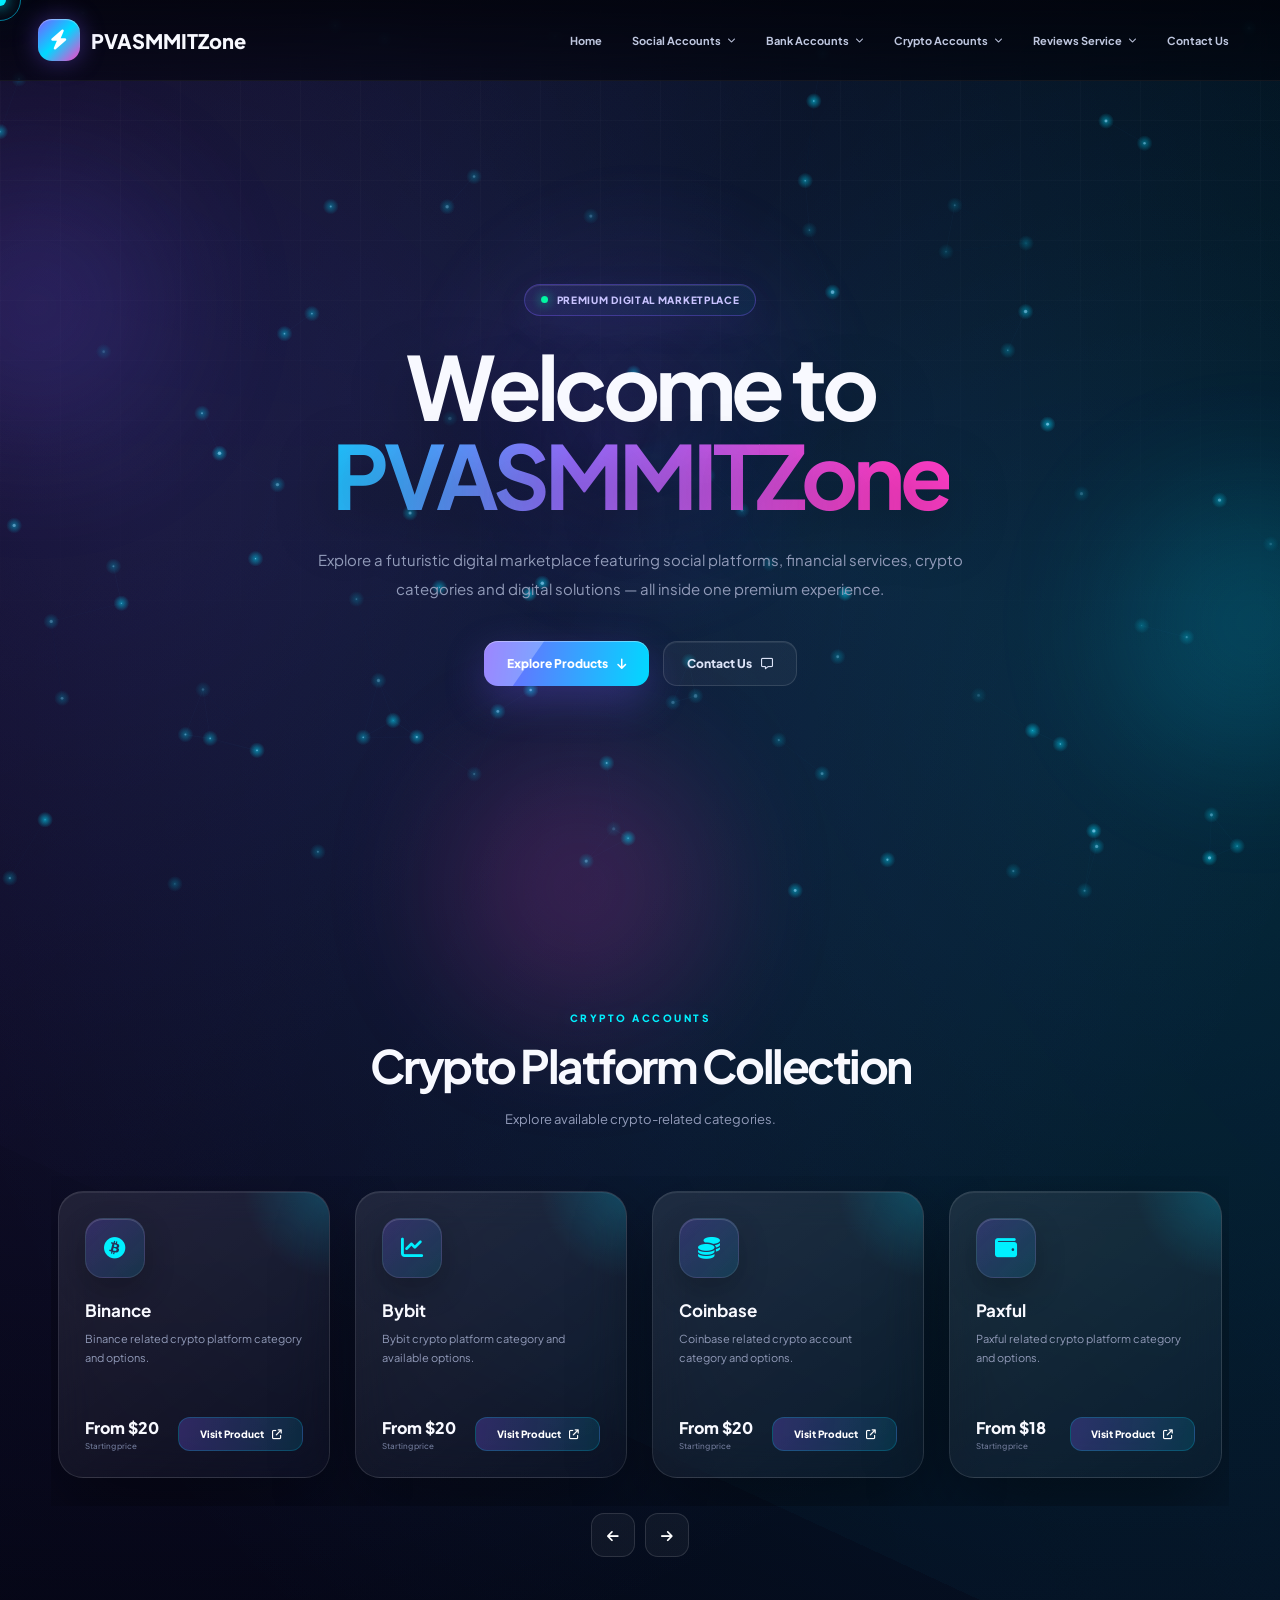
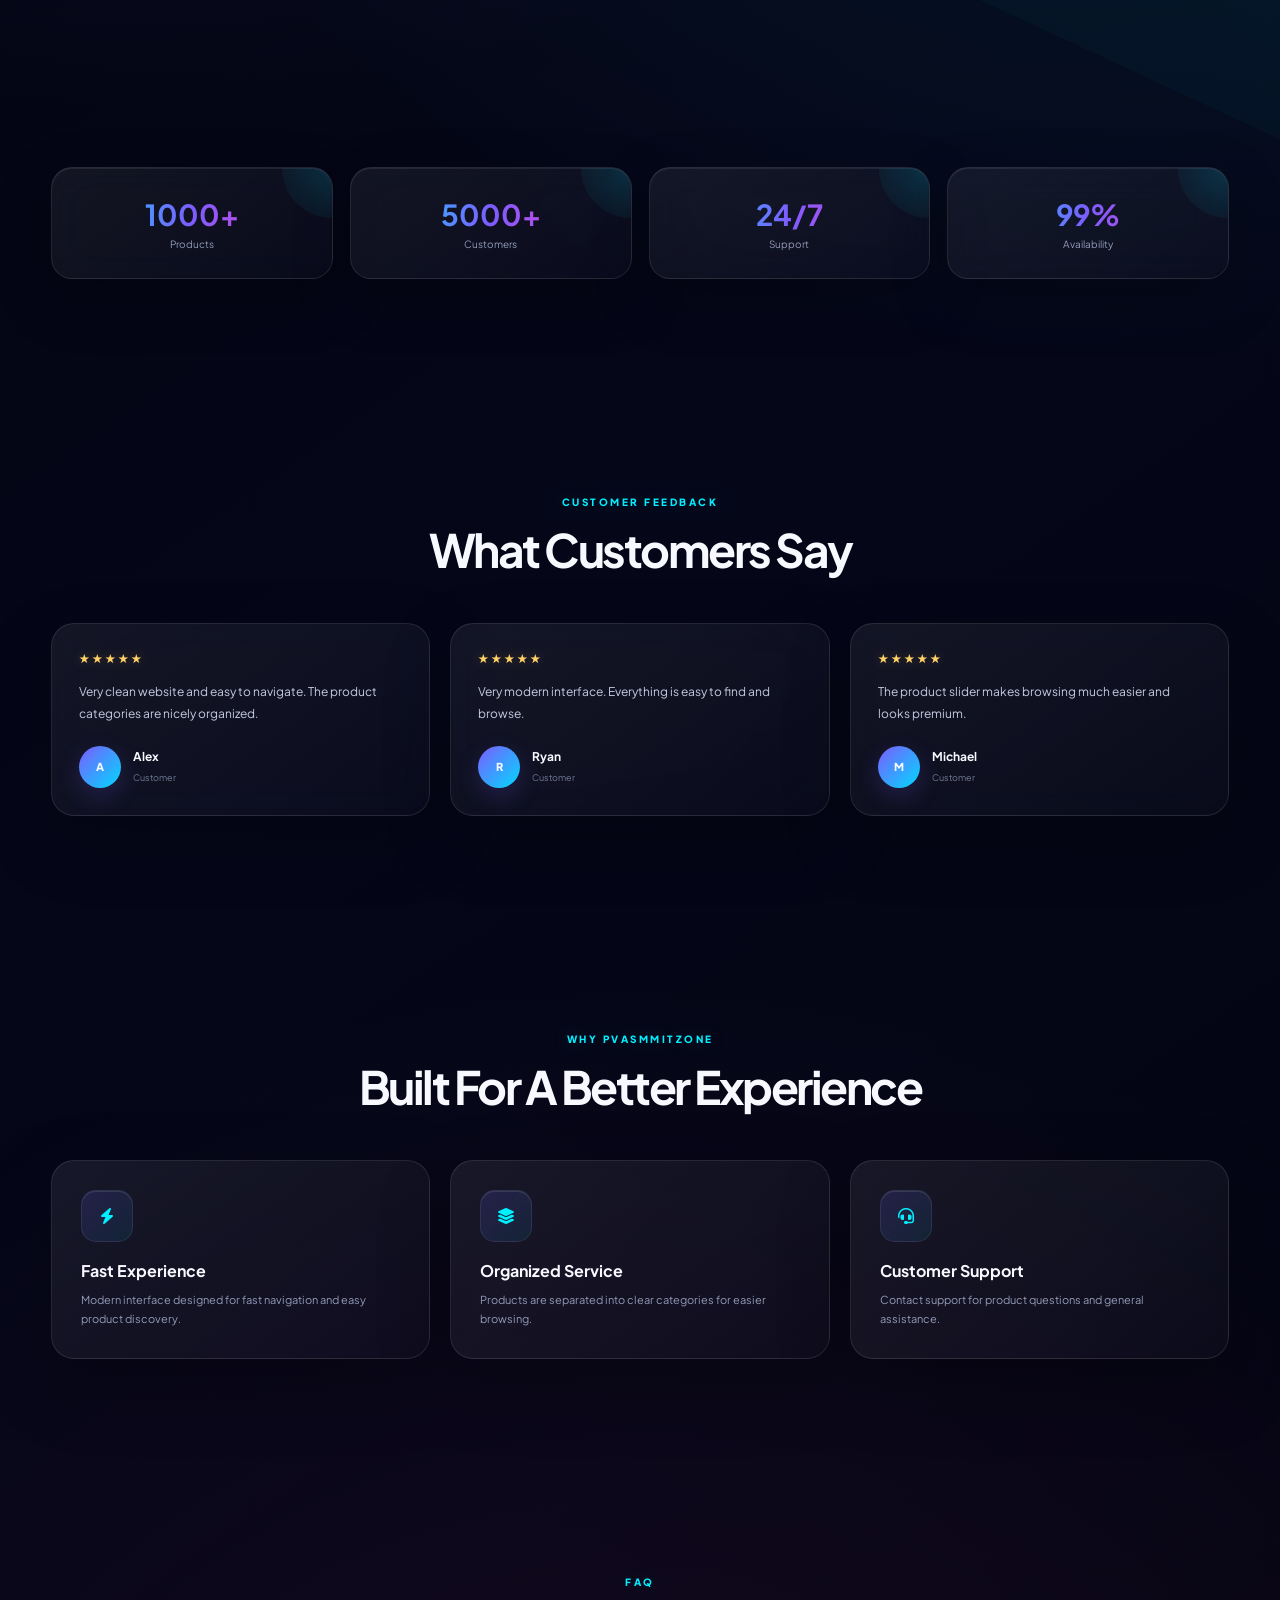
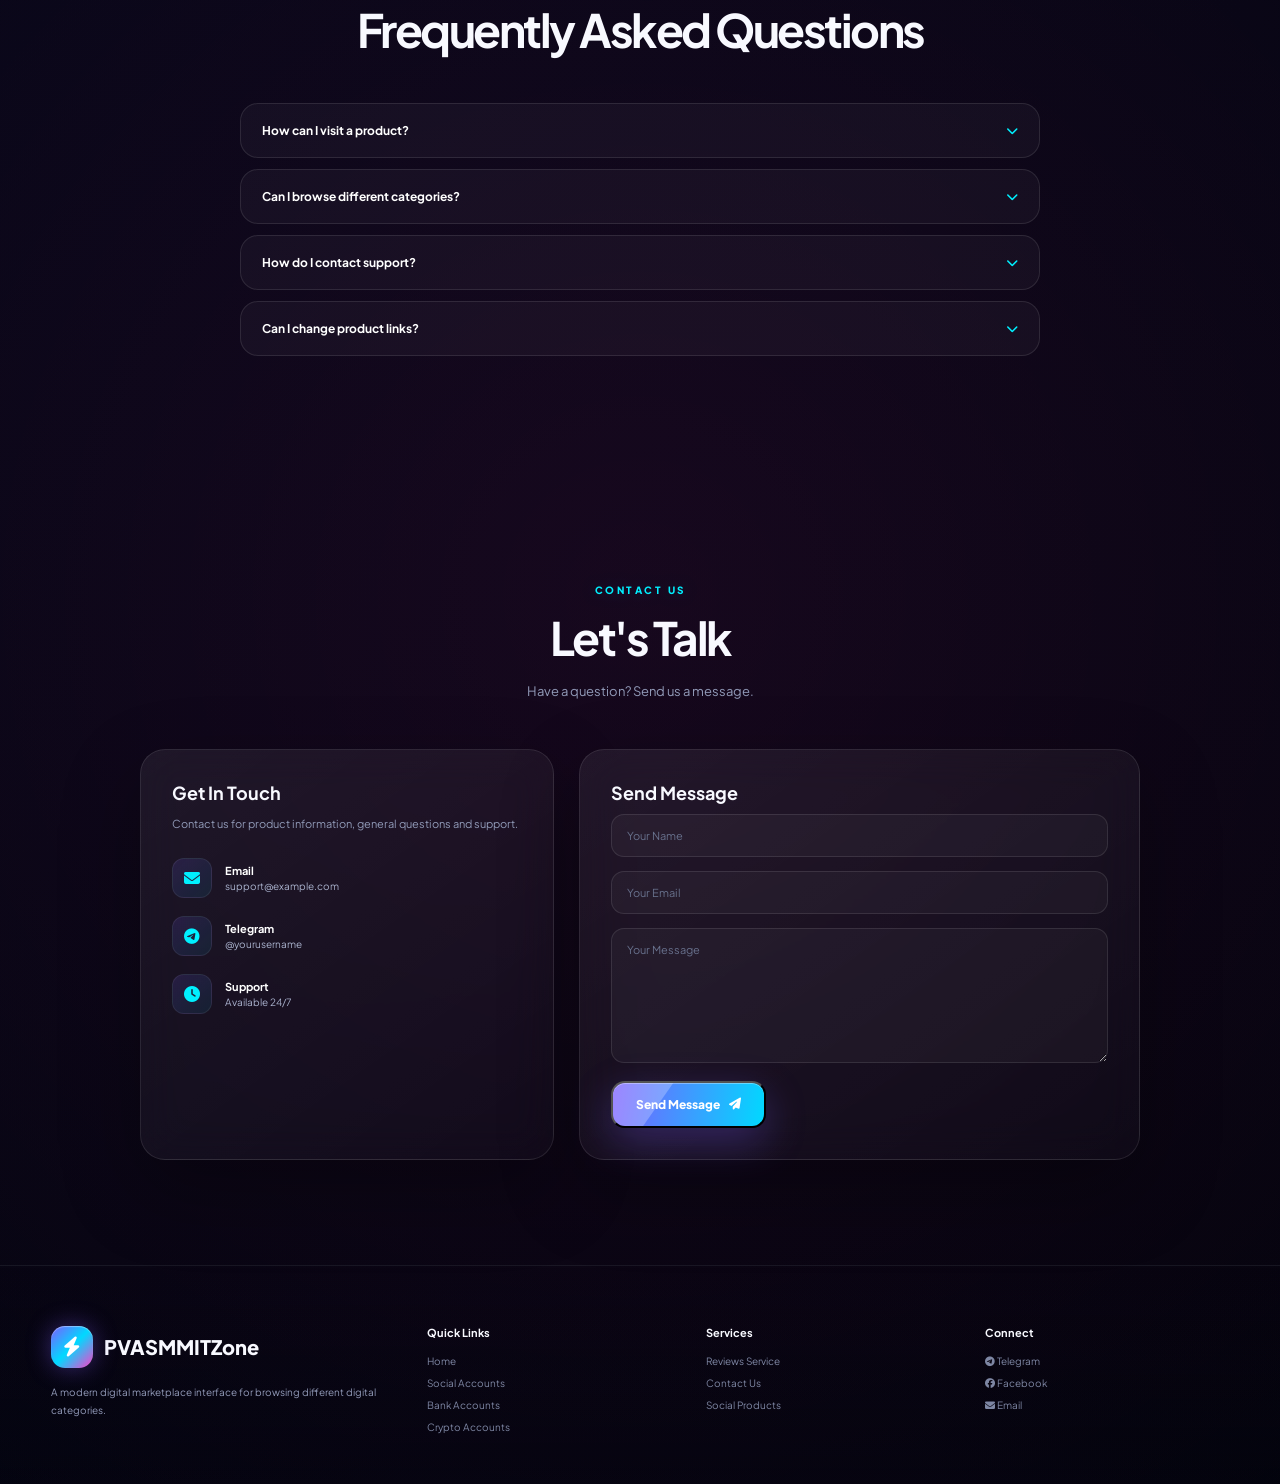
<file: index.html>
<!DOCTYPE html>
<html lang="en"><head><meta charset="UTF-8"><meta name="viewport" content="width=device-width, initial-scale=1.0"><meta http-equiv="refresh" content="0; url=home.html"><title>PVASMMITZone</title></head><body><p>Opening PVASMMITZone… <a href="home.html">Continue</a></p></body></html>
</file>
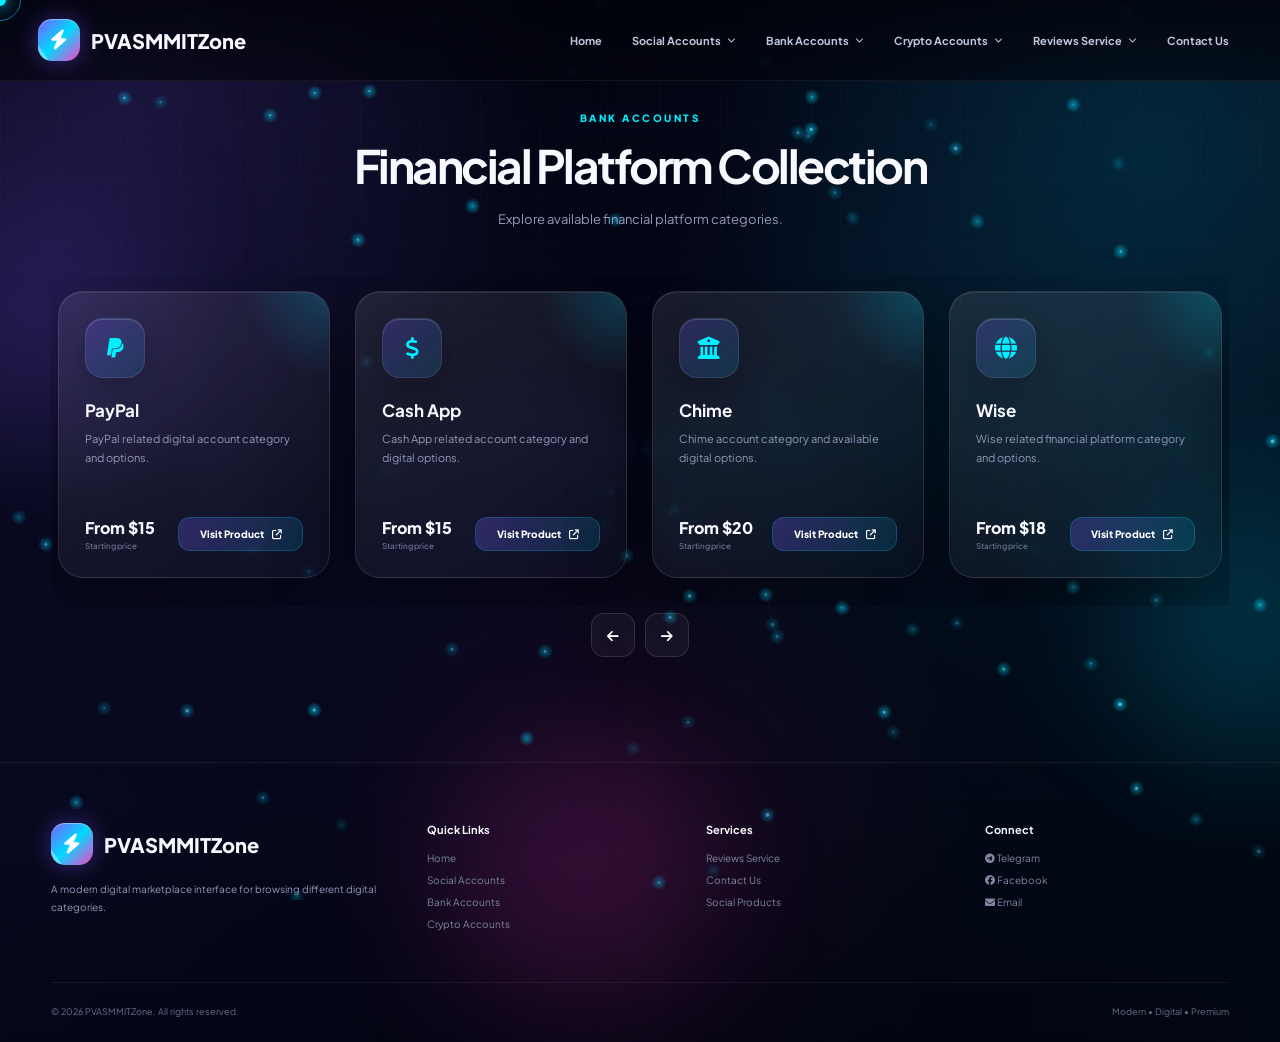
<file: bank_accounts.html>
<!DOCTYPE html>
<html lang="en">
<head>
<meta charset="UTF-8">
<meta name="viewport" content="width=device-width, initial-scale=1.0">
<title>PVASMMITZone | Bank Accounts</title>
<link rel="preconnect" href="https://fonts.googleapis.com">
<link rel="preconnect" href="https://fonts.gstatic.com" crossorigin>
<link href="https://fonts.googleapis.com/css2?family=Plus+Jakarta+Sans:wght@400;500;600;700;800&display=swap" rel="stylesheet">
<link rel="stylesheet" href="https://cdnjs.cloudflare.com/ajax/libs/font-awesome/6.5.2/css/all.min.css">
<link rel="stylesheet" href="style.css">
</head>
<body>
<div class="bg-orb orb-one"></div><div class="bg-orb orb-two"></div><div class="bg-orb orb-three"></div>
<canvas id="particles"></canvas>
<div class="cursor"></div><div class="cursor-ring"></div>
<header id="header">
<nav class="navbar">
<a class="logo" href="home.html">
<span class="logo-icon">
<i class="fa-solid fa-bolt"></i>
</span>

PVASMMITZone

</a>
<button class="menu-toggle" id="menuToggle" type="button">
<i class="fa-solid fa-bars"></i>
</button>
<ul class="nav-menu" id="navMenu">
<!-- HOME -->
<li class="nav-item">
<a class="nav-link" href="home.html">
    Home
</a>
</li>
<!-- SOCIAL -->
<li class="nav-item">
<a class="nav-link" href="social_accounts.html">

    Social Accounts

    <i class="fa-solid fa-chevron-down"></i>
</a>
<div class="dropdown">
<a href="social_accounts.html">
<i class="fa-solid fa-envelope"></i>
    Gmail
</a>
<a href="social_accounts.html">
<i class="fa-solid fa-graduation-cap"></i>
    Edu Mail
</a>
<a href="social_accounts.html">
<i class="fa-solid fa-phone"></i>
    Google Voice
</a>
<a href="social_accounts.html">
<i class="fa-brands fa-x-twitter"></i>
    Twitter
</a>
<a href="social_accounts.html">
<i class="fa-brands fa-linkedin"></i>
    LinkedIn
</a>
<a href="social_accounts.html">
<i class="fa-brands fa-telegram"></i>
    Telegram
</a>
<a href="social_accounts.html">
<i class="fa-brands fa-reddit"></i>
    Reddit
</a>
</div>
</li>
<!-- BANK -->
<li class="nav-item">
<a class="nav-link" href="bank_accounts.html">

    Bank Accounts

    <i class="fa-solid fa-chevron-down"></i>
</a>
<div class="dropdown">
<a href="buy_paypal_accounts.html">
<i class="fa-brands fa-paypal"></i>
    PayPal
</a>
<a href="bank_accounts.html">
<i class="fa-solid fa-dollar-sign"></i>
    Cash App
</a>
<a href="bank_accounts.html">
<i class="fa-solid fa-building-columns"></i>
    Chime
</a>
<a href="bank_accounts.html">
<i class="fa-solid fa-globe"></i>
    Wise
</a>
<a href="bank_accounts.html">
<i class="fa-solid fa-credit-card"></i>
    Stripe
</a>
<a href="bank_accounts.html">
<i class="fa-solid fa-wallet"></i>
    Skrill
</a>
</div>
</li>
<!-- CRYPTO -->
<li class="nav-item">
<a class="nav-link" href="home.html#crypto">

    Crypto Accounts

    <i class="fa-solid fa-chevron-down"></i>
</a>
<div class="dropdown">
<a href="home.html#crypto">
<i class="fa-brands fa-bitcoin"></i>
    Binance
</a>
<a href="home.html#crypto">
<i class="fa-solid fa-chart-line"></i>
    Bybit
</a>
<a href="home.html#crypto">
<i class="fa-solid fa-coins"></i>
    Coinbase
</a>
<a href="home.html#crypto">
<i class="fa-solid fa-wallet"></i>
    Paxful
</a>
</div>
</li>
<!-- REVIEWS -->
<li class="nav-item">
<a class="nav-link" href="buy_google_reviews.html">

    Reviews Service

    <i class="fa-solid fa-chevron-down"></i>
</a>
<div class="dropdown">
<a href="buy_google_reviews.html">
<i class="fa-solid fa-star"></i>
    Yelp
</a>
<a href="buy_google_reviews.html">
<i class="fa-solid fa-star"></i>
    TrustPilot
</a>
<a href="buy_google_reviews.html">
<i class="fa-brands fa-google"></i>
    Google Reviews
</a>
<a href="buy_google_reviews.html">
<i class="fa-solid fa-star"></i>
    Google 5 Star
</a>
<a href="buy_google_reviews.html">
<i class="fa-brands fa-linkedin"></i>
    Glassdoor
</a>
<a href="buy_google_reviews.html">
<i class="fa-solid fa-plane"></i>
    Tripadvisor
</a>
<a href="buy_google_reviews.html">
<i class="fa-brands fa-facebook"></i>
    Facebook
</a>
</div>
</li>
<!-- CONTACT -->
<li class="nav-item">
<a class="nav-link" href="home.html#contact">
    Contact Us
</a>
</li>
</ul>
</nav>
</header>
<main>
<section id="bank">
<div class="container">
<div class="section-head">
<span class="section-tag">
Bank Accounts
</span>
<h2>
Financial Platform Collection
</h2>
<p>
Explore available financial platform categories.
</p>
</div>
<div class="products-slider-container">
<button class="slider-side-btn side-prev" onclick="slideProducts(this,-1)" type="button">
<i class="fa-solid fa-chevron-left"></i>
</button>
<div class="products-track">
<div class="product-box">
<div class="product-icon">
<i class="fa-brands fa-paypal"></i>
</div>
<h3>PayPal</h3>
<p>
PayPal related digital account category and options.
</p>
<div class="product-bottom">
<div class="price">
From $15
<small>Starting price</small>
</div>
<a class="buy-btn" href="https://example.com/paypal" rel="noopener noreferrer" target="_blank">

Visit Product
<i class="fa-solid fa-arrow-up-right-from-square"></i>
</a>
</div>
</div>
<div class="product-box">
<div class="product-icon">
<i class="fa-solid fa-dollar-sign"></i>
</div>
<h3>Cash App</h3>
<p>
Cash App related account category and digital options.
</p>
<div class="product-bottom">
<div class="price">
From $15
<small>Starting price</small>
</div>
<a class="buy-btn" href="https://example.com/cash-app" rel="noopener noreferrer" target="_blank">

Visit Product
<i class="fa-solid fa-arrow-up-right-from-square"></i>
</a>
</div>
</div>
<div class="product-box">
<div class="product-icon">
<i class="fa-solid fa-building-columns"></i>
</div>
<h3>Chime</h3>
<p>
Chime account category and available digital options.
</p>
<div class="product-bottom">
<div class="price">
From $20
<small>Starting price</small>
</div>
<a class="buy-btn" href="https://example.com/chime" rel="noopener noreferrer" target="_blank">

Visit Product
<i class="fa-solid fa-arrow-up-right-from-square"></i>
</a>
</div>
</div>
<div class="product-box">
<div class="product-icon">
<i class="fa-solid fa-globe"></i>
</div>
<h3>Wise</h3>
<p>
Wise related financial platform category and options.
</p>
<div class="product-bottom">
<div class="price">
From $18
<small>Starting price</small>
</div>
<a class="buy-btn" href="https://example.com/wise" rel="noopener noreferrer" target="_blank">

Visit Product
<i class="fa-solid fa-arrow-up-right-from-square"></i>
</a>
</div>
</div>
<div class="product-box">
<div class="product-icon">
<i class="fa-solid fa-credit-card"></i>
</div>
<h3>Stripe</h3>
<p>
Stripe related platform category and available options.
</p>
<div class="product-bottom">
<div class="price">
From $25
<small>Starting price</small>
</div>
<a class="buy-btn" href="https://example.com/stripe" rel="noopener noreferrer" target="_blank">

Visit Product
<i class="fa-solid fa-arrow-up-right-from-square"></i>
</a>
</div>
</div>
<div class="product-box">
<div class="product-icon">
<i class="fa-solid fa-wallet"></i>
</div>
<h3>Skrill</h3>
<p>
Skrill account category and digital platform options.
</p>
<div class="product-bottom">
<div class="price">
From $15
<small>Starting price</small>
</div>
<a class="buy-btn" href="https://example.com/skrill" rel="noopener noreferrer" target="_blank">

Visit Product
<i class="fa-solid fa-arrow-up-right-from-square"></i>
</a>
</div>
</div>
</div>
<button class="slider-side-btn side-next" onclick="slideProducts(this,1)" type="button">
<i class="fa-solid fa-chevron-right"></i>
</button>
</div>
<div class="slider-controls">
<button class="slider-btn" onclick="slideProducts(this,-1)" type="button">
<i class="fa-solid fa-arrow-left"></i>
</button>
<button class="slider-btn" onclick="slideProducts(this,1)" type="button">
<i class="fa-solid fa-arrow-right"></i>
</button>
</div>
</div>
</section>
</main>
<footer>
<div class="container">
<div class="footer-grid">
<div class="footer-brand">
<a class="logo" href="home.html">
<span class="logo-icon">
<i class="fa-solid fa-bolt"></i>
</span>

PVASMMITZone

</a>
<p>
A modern digital marketplace interface
for browsing different digital categories.
</p>
</div>
<div class="footer-column">
<h4>
Quick Links
</h4>
<a href="home.html">
Home
</a>
<a href="social_accounts.html">
Social Accounts
</a>
<a href="bank_accounts.html">
Bank Accounts
</a>
<a href="home.html#crypto">
Crypto Accounts
</a>
</div>
<div class="footer-column">
<h4>
Services
</h4>
<a href="buy_google_reviews.html">
Reviews Service
</a>
<a href="home.html#contact">
Contact Us
</a>
<a href="social_accounts.html">
Social Products
</a>
</div>
<div class="footer-column">
<h4>
Connect
</h4>
<a href="https://example.com" rel="noopener noreferrer" target="_blank">
<i class="fa-brands fa-telegram"></i>
Telegram

</a>
<a href="https://example.com" rel="noopener noreferrer" target="_blank">
<i class="fa-brands fa-facebook"></i>
Facebook

</a>
<a href="mailto:support@example.com">
<i class="fa-solid fa-envelope"></i>
Email

</a>
</div>
</div>
<div class="footer-bottom">
<span>
© 2026 PVASMMITZone. All rights reserved.
</span>
<span>
Modern • Digital • Premium
</span>
</div>
</div>
</footer>
<button class="back-top" id="backTop" type="button"><i class="fa-solid fa-arrow-up"></i></button>
<script src="script.js"></script>

</body>
</html>
</file>
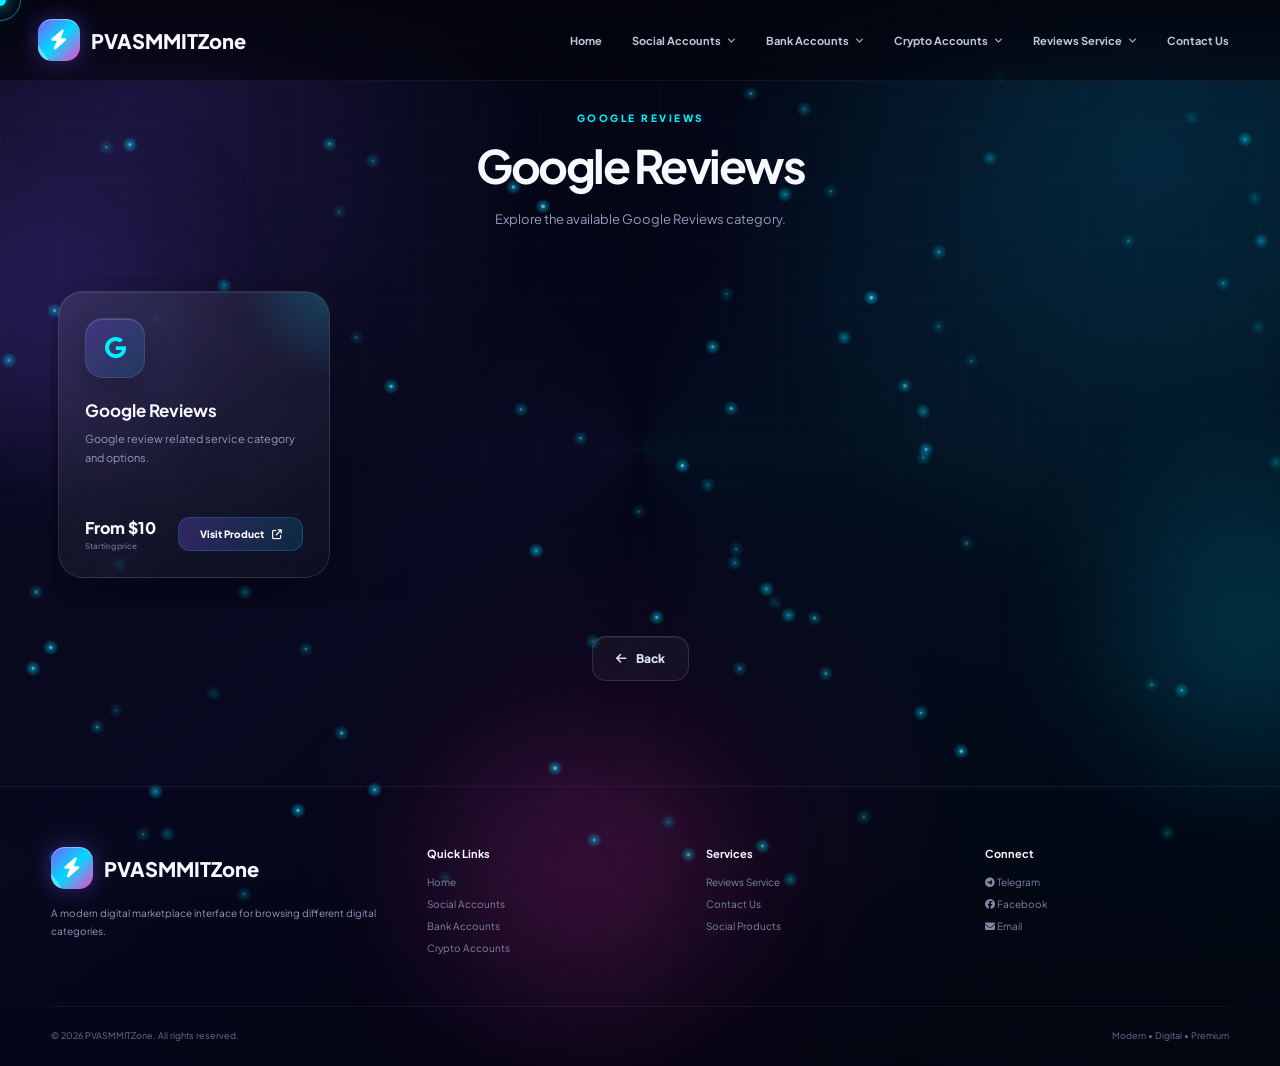
<file: buy_google_reviews.html>
<!DOCTYPE html>
<html lang="en">
<head>
<meta charset="UTF-8">
<meta name="viewport" content="width=device-width, initial-scale=1.0">
<title>PVASMMITZone | Google Reviews</title>
<link rel="preconnect" href="https://fonts.googleapis.com">
<link rel="preconnect" href="https://fonts.gstatic.com" crossorigin>
<link href="https://fonts.googleapis.com/css2?family=Plus+Jakarta+Sans:wght@400;500;600;700;800&display=swap" rel="stylesheet">
<link rel="stylesheet" href="https://cdnjs.cloudflare.com/ajax/libs/font-awesome/6.5.2/css/all.min.css">
<link rel="stylesheet" href="style.css">
</head>
<body>
<div class="bg-orb orb-one"></div><div class="bg-orb orb-two"></div><div class="bg-orb orb-three"></div>
<canvas id="particles"></canvas>
<div class="cursor"></div><div class="cursor-ring"></div>
<header id="header">
<nav class="navbar">
<a class="logo" href="home.html">
<span class="logo-icon">
<i class="fa-solid fa-bolt"></i>
</span>

PVASMMITZone

</a>
<button class="menu-toggle" id="menuToggle" type="button">
<i class="fa-solid fa-bars"></i>
</button>
<ul class="nav-menu" id="navMenu">
<!-- HOME -->
<li class="nav-item">
<a class="nav-link" href="home.html">
    Home
</a>
</li>
<!-- SOCIAL -->
<li class="nav-item">
<a class="nav-link" href="social_accounts.html">

    Social Accounts

    <i class="fa-solid fa-chevron-down"></i>
</a>
<div class="dropdown">
<a href="social_accounts.html">
<i class="fa-solid fa-envelope"></i>
    Gmail
</a>
<a href="social_accounts.html">
<i class="fa-solid fa-graduation-cap"></i>
    Edu Mail
</a>
<a href="social_accounts.html">
<i class="fa-solid fa-phone"></i>
    Google Voice
</a>
<a href="social_accounts.html">
<i class="fa-brands fa-x-twitter"></i>
    Twitter
</a>
<a href="social_accounts.html">
<i class="fa-brands fa-linkedin"></i>
    LinkedIn
</a>
<a href="social_accounts.html">
<i class="fa-brands fa-telegram"></i>
    Telegram
</a>
<a href="social_accounts.html">
<i class="fa-brands fa-reddit"></i>
    Reddit
</a>
</div>
</li>
<!-- BANK -->
<li class="nav-item">
<a class="nav-link" href="bank_accounts.html">

    Bank Accounts

    <i class="fa-solid fa-chevron-down"></i>
</a>
<div class="dropdown">
<a href="buy_paypal_accounts.html">
<i class="fa-brands fa-paypal"></i>
    PayPal
</a>
<a href="bank_accounts.html">
<i class="fa-solid fa-dollar-sign"></i>
    Cash App
</a>
<a href="bank_accounts.html">
<i class="fa-solid fa-building-columns"></i>
    Chime
</a>
<a href="bank_accounts.html">
<i class="fa-solid fa-globe"></i>
    Wise
</a>
<a href="bank_accounts.html">
<i class="fa-solid fa-credit-card"></i>
    Stripe
</a>
<a href="bank_accounts.html">
<i class="fa-solid fa-wallet"></i>
    Skrill
</a>
</div>
</li>
<!-- CRYPTO -->
<li class="nav-item">
<a class="nav-link" href="home.html#crypto">

    Crypto Accounts

    <i class="fa-solid fa-chevron-down"></i>
</a>
<div class="dropdown">
<a href="home.html#crypto">
<i class="fa-brands fa-bitcoin"></i>
    Binance
</a>
<a href="home.html#crypto">
<i class="fa-solid fa-chart-line"></i>
    Bybit
</a>
<a href="home.html#crypto">
<i class="fa-solid fa-coins"></i>
    Coinbase
</a>
<a href="home.html#crypto">
<i class="fa-solid fa-wallet"></i>
    Paxful
</a>
</div>
</li>
<!-- REVIEWS -->
<li class="nav-item">
<a class="nav-link" href="buy_google_reviews.html">

    Reviews Service

    <i class="fa-solid fa-chevron-down"></i>
</a>
<div class="dropdown">
<a href="buy_google_reviews.html">
<i class="fa-solid fa-star"></i>
    Yelp
</a>
<a href="buy_google_reviews.html">
<i class="fa-solid fa-star"></i>
    TrustPilot
</a>
<a href="buy_google_reviews.html">
<i class="fa-brands fa-google"></i>
    Google Reviews
</a>
<a href="buy_google_reviews.html">
<i class="fa-solid fa-star"></i>
    Google 5 Star
</a>
<a href="buy_google_reviews.html">
<i class="fa-brands fa-linkedin"></i>
    Glassdoor
</a>
<a href="buy_google_reviews.html">
<i class="fa-solid fa-plane"></i>
    Tripadvisor
</a>
<a href="buy_google_reviews.html">
<i class="fa-brands fa-facebook"></i>
    Facebook
</a>
</div>
</li>
<!-- CONTACT -->
<li class="nav-item">
<a class="nav-link" href="home.html#contact">
    Contact Us
</a>
</li>
</ul>
</nav>
</header>
<main>
<section><div class="container"><div class="section-head"><span class="section-tag">Google Reviews</span><h2>Google Reviews</h2><p>Explore the available Google Reviews category.</p></div><div class="products-slider-container single-product"><div class="products-track"><div class="product-box">
<div class="product-icon">
<i class="fa-brands fa-google"></i>
</div>
<h3>Google Reviews</h3>
<p>
Google review related service category and options.
</p>
<div class="product-bottom">
<div class="price">
From $10
<small>Starting price</small>
</div>
<a class="buy-btn" href="https://example.com/google-reviews" rel="noopener noreferrer" target="_blank">

Visit Product
<i class="fa-solid fa-arrow-up-right-from-square"></i>
</a>
</div>
</div></div></div><div style="text-align:center;margin-top:30px"><a class="btn btn-outline" href="home.html"><i class="fa-solid fa-arrow-left"></i> Back</a></div></div></section>
</main>
<footer>
<div class="container">
<div class="footer-grid">
<div class="footer-brand">
<a class="logo" href="home.html">
<span class="logo-icon">
<i class="fa-solid fa-bolt"></i>
</span>

PVASMMITZone

</a>
<p>
A modern digital marketplace interface
for browsing different digital categories.
</p>
</div>
<div class="footer-column">
<h4>
Quick Links
</h4>
<a href="home.html">
Home
</a>
<a href="social_accounts.html">
Social Accounts
</a>
<a href="bank_accounts.html">
Bank Accounts
</a>
<a href="home.html#crypto">
Crypto Accounts
</a>
</div>
<div class="footer-column">
<h4>
Services
</h4>
<a href="buy_google_reviews.html">
Reviews Service
</a>
<a href="home.html#contact">
Contact Us
</a>
<a href="social_accounts.html">
Social Products
</a>
</div>
<div class="footer-column">
<h4>
Connect
</h4>
<a href="https://example.com" rel="noopener noreferrer" target="_blank">
<i class="fa-brands fa-telegram"></i>
Telegram

</a>
<a href="https://example.com" rel="noopener noreferrer" target="_blank">
<i class="fa-brands fa-facebook"></i>
Facebook

</a>
<a href="mailto:support@example.com">
<i class="fa-solid fa-envelope"></i>
Email

</a>
</div>
</div>
<div class="footer-bottom">
<span>
© 2026 PVASMMITZone. All rights reserved.
</span>
<span>
Modern • Digital • Premium
</span>
</div>
</div>
</footer>
<button class="back-top" id="backTop" type="button"><i class="fa-solid fa-arrow-up"></i></button>
<script src="script.js"></script>

</body>
</html>
</file>
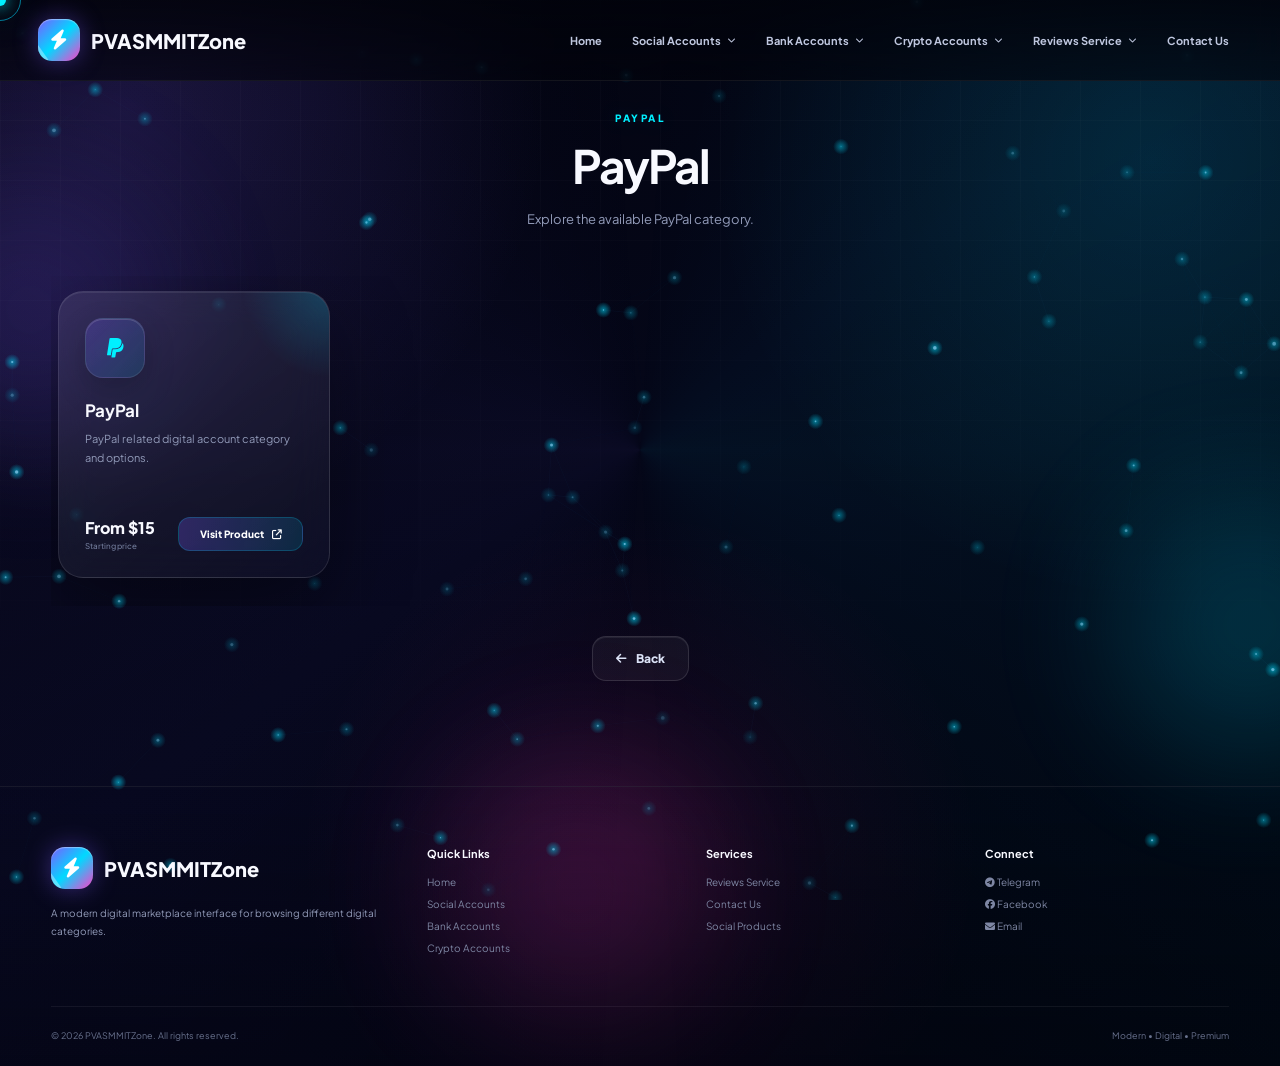
<file: buy_paypal_accounts.html>
<!DOCTYPE html>
<html lang="en">
<head>
<meta charset="UTF-8">
<meta name="viewport" content="width=device-width, initial-scale=1.0">
<title>PVASMMITZone | PayPal Accounts</title>
<link rel="preconnect" href="https://fonts.googleapis.com">
<link rel="preconnect" href="https://fonts.gstatic.com" crossorigin>
<link href="https://fonts.googleapis.com/css2?family=Plus+Jakarta+Sans:wght@400;500;600;700;800&display=swap" rel="stylesheet">
<link rel="stylesheet" href="https://cdnjs.cloudflare.com/ajax/libs/font-awesome/6.5.2/css/all.min.css">
<link rel="stylesheet" href="style.css">
</head>
<body>
<div class="bg-orb orb-one"></div><div class="bg-orb orb-two"></div><div class="bg-orb orb-three"></div>
<canvas id="particles"></canvas>
<div class="cursor"></div><div class="cursor-ring"></div>
<header id="header">
<nav class="navbar">
<a class="logo" href="home.html">
<span class="logo-icon">
<i class="fa-solid fa-bolt"></i>
</span>

PVASMMITZone

</a>
<button class="menu-toggle" id="menuToggle" type="button">
<i class="fa-solid fa-bars"></i>
</button>
<ul class="nav-menu" id="navMenu">
<!-- HOME -->
<li class="nav-item">
<a class="nav-link" href="home.html">
    Home
</a>
</li>
<!-- SOCIAL -->
<li class="nav-item">
<a class="nav-link" href="social_accounts.html">

    Social Accounts

    <i class="fa-solid fa-chevron-down"></i>
</a>
<div class="dropdown">
<a href="social_accounts.html">
<i class="fa-solid fa-envelope"></i>
    Gmail
</a>
<a href="social_accounts.html">
<i class="fa-solid fa-graduation-cap"></i>
    Edu Mail
</a>
<a href="social_accounts.html">
<i class="fa-solid fa-phone"></i>
    Google Voice
</a>
<a href="social_accounts.html">
<i class="fa-brands fa-x-twitter"></i>
    Twitter
</a>
<a href="social_accounts.html">
<i class="fa-brands fa-linkedin"></i>
    LinkedIn
</a>
<a href="social_accounts.html">
<i class="fa-brands fa-telegram"></i>
    Telegram
</a>
<a href="social_accounts.html">
<i class="fa-brands fa-reddit"></i>
    Reddit
</a>
</div>
</li>
<!-- BANK -->
<li class="nav-item">
<a class="nav-link" href="bank_accounts.html">

    Bank Accounts

    <i class="fa-solid fa-chevron-down"></i>
</a>
<div class="dropdown">
<a href="buy_paypal_accounts.html">
<i class="fa-brands fa-paypal"></i>
    PayPal
</a>
<a href="bank_accounts.html">
<i class="fa-solid fa-dollar-sign"></i>
    Cash App
</a>
<a href="bank_accounts.html">
<i class="fa-solid fa-building-columns"></i>
    Chime
</a>
<a href="bank_accounts.html">
<i class="fa-solid fa-globe"></i>
    Wise
</a>
<a href="bank_accounts.html">
<i class="fa-solid fa-credit-card"></i>
    Stripe
</a>
<a href="bank_accounts.html">
<i class="fa-solid fa-wallet"></i>
    Skrill
</a>
</div>
</li>
<!-- CRYPTO -->
<li class="nav-item">
<a class="nav-link" href="home.html#crypto">

    Crypto Accounts

    <i class="fa-solid fa-chevron-down"></i>
</a>
<div class="dropdown">
<a href="home.html#crypto">
<i class="fa-brands fa-bitcoin"></i>
    Binance
</a>
<a href="home.html#crypto">
<i class="fa-solid fa-chart-line"></i>
    Bybit
</a>
<a href="home.html#crypto">
<i class="fa-solid fa-coins"></i>
    Coinbase
</a>
<a href="home.html#crypto">
<i class="fa-solid fa-wallet"></i>
    Paxful
</a>
</div>
</li>
<!-- REVIEWS -->
<li class="nav-item">
<a class="nav-link" href="buy_google_reviews.html">

    Reviews Service

    <i class="fa-solid fa-chevron-down"></i>
</a>
<div class="dropdown">
<a href="buy_google_reviews.html">
<i class="fa-solid fa-star"></i>
    Yelp
</a>
<a href="buy_google_reviews.html">
<i class="fa-solid fa-star"></i>
    TrustPilot
</a>
<a href="buy_google_reviews.html">
<i class="fa-brands fa-google"></i>
    Google Reviews
</a>
<a href="buy_google_reviews.html">
<i class="fa-solid fa-star"></i>
    Google 5 Star
</a>
<a href="buy_google_reviews.html">
<i class="fa-brands fa-linkedin"></i>
    Glassdoor
</a>
<a href="buy_google_reviews.html">
<i class="fa-solid fa-plane"></i>
    Tripadvisor
</a>
<a href="buy_google_reviews.html">
<i class="fa-brands fa-facebook"></i>
    Facebook
</a>
</div>
</li>
<!-- CONTACT -->
<li class="nav-item">
<a class="nav-link" href="home.html#contact">
    Contact Us
</a>
</li>
</ul>
</nav>
</header>
<main>
<section><div class="container"><div class="section-head"><span class="section-tag">PayPal</span><h2>PayPal</h2><p>Explore the available PayPal category.</p></div><div class="products-slider-container single-product"><div class="products-track"><div class="product-box">
<div class="product-icon">
<i class="fa-brands fa-paypal"></i>
</div>
<h3>PayPal</h3>
<p>
PayPal related digital account category and options.
</p>
<div class="product-bottom">
<div class="price">
From $15
<small>Starting price</small>
</div>
<a class="buy-btn" href="https://example.com/paypal" rel="noopener noreferrer" target="_blank">

Visit Product
<i class="fa-solid fa-arrow-up-right-from-square"></i>
</a>
</div>
</div></div></div><div style="text-align:center;margin-top:30px"><a class="btn btn-outline" href="bank_accounts.html"><i class="fa-solid fa-arrow-left"></i> Back</a></div></div></section>
</main>
<footer>
<div class="container">
<div class="footer-grid">
<div class="footer-brand">
<a class="logo" href="home.html">
<span class="logo-icon">
<i class="fa-solid fa-bolt"></i>
</span>

PVASMMITZone

</a>
<p>
A modern digital marketplace interface
for browsing different digital categories.
</p>
</div>
<div class="footer-column">
<h4>
Quick Links
</h4>
<a href="home.html">
Home
</a>
<a href="social_accounts.html">
Social Accounts
</a>
<a href="bank_accounts.html">
Bank Accounts
</a>
<a href="home.html#crypto">
Crypto Accounts
</a>
</div>
<div class="footer-column">
<h4>
Services
</h4>
<a href="buy_google_reviews.html">
Reviews Service
</a>
<a href="home.html#contact">
Contact Us
</a>
<a href="social_accounts.html">
Social Products
</a>
</div>
<div class="footer-column">
<h4>
Connect
</h4>
<a href="https://example.com" rel="noopener noreferrer" target="_blank">
<i class="fa-brands fa-telegram"></i>
Telegram

</a>
<a href="https://example.com" rel="noopener noreferrer" target="_blank">
<i class="fa-brands fa-facebook"></i>
Facebook

</a>
<a href="mailto:support@example.com">
<i class="fa-solid fa-envelope"></i>
Email

</a>
</div>
</div>
<div class="footer-bottom">
<span>
© 2026 PVASMMITZone. All rights reserved.
</span>
<span>
Modern • Digital • Premium
</span>
</div>
</div>
</footer>
<button class="back-top" id="backTop" type="button"><i class="fa-solid fa-arrow-up"></i></button>
<script src="script.js"></script>

</body>
</html>
</file>
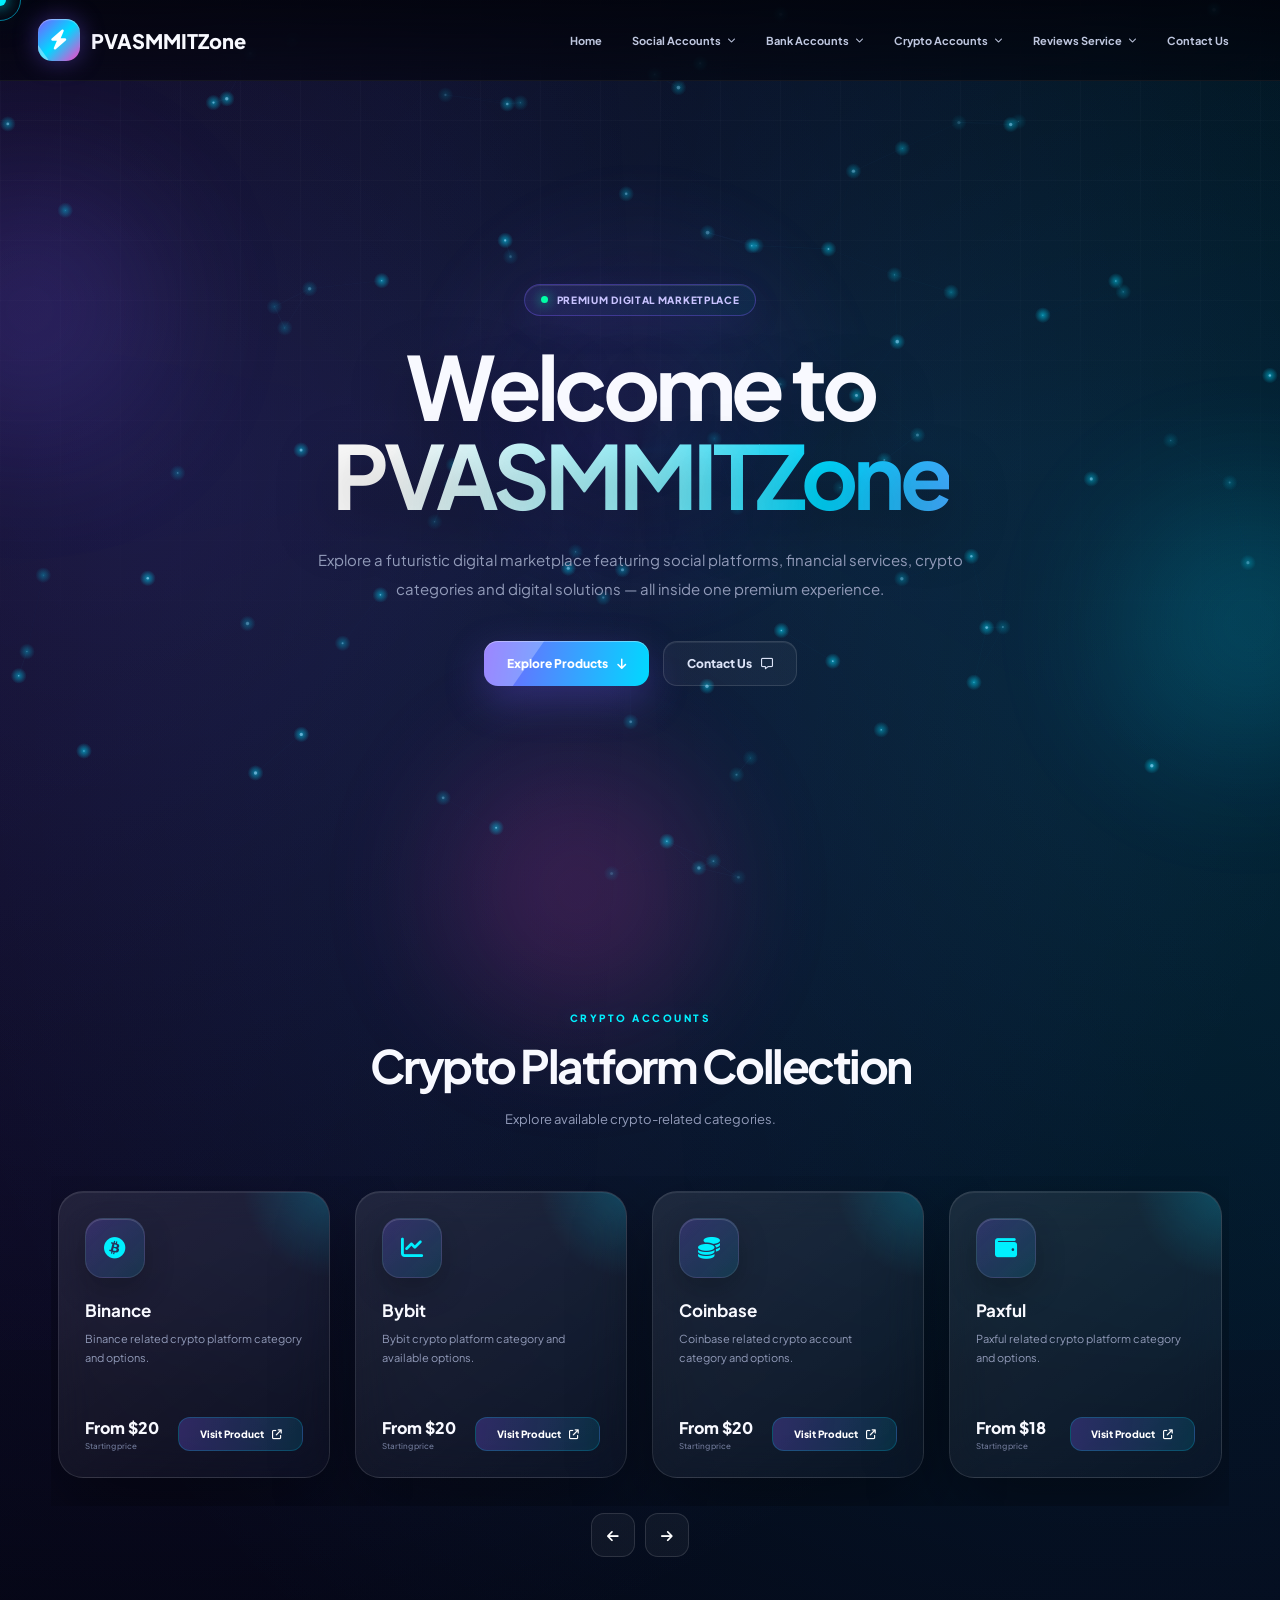
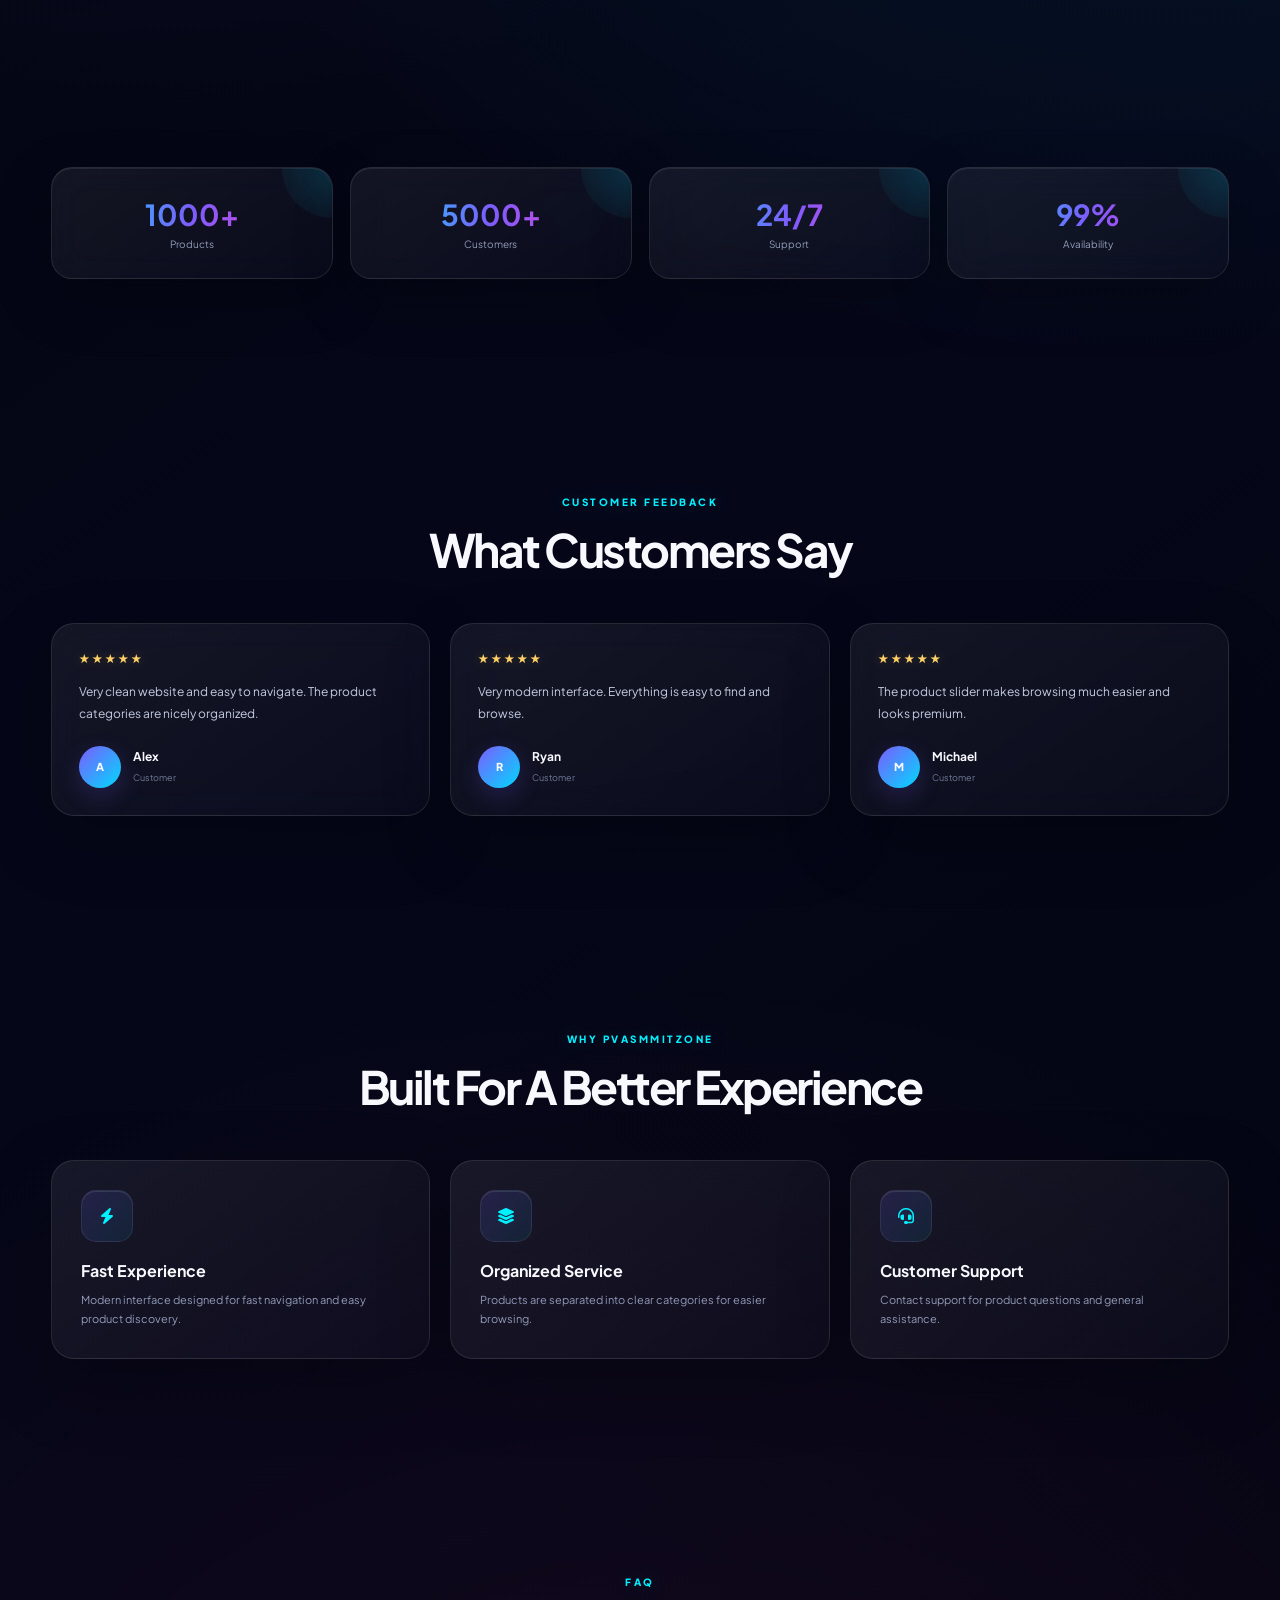
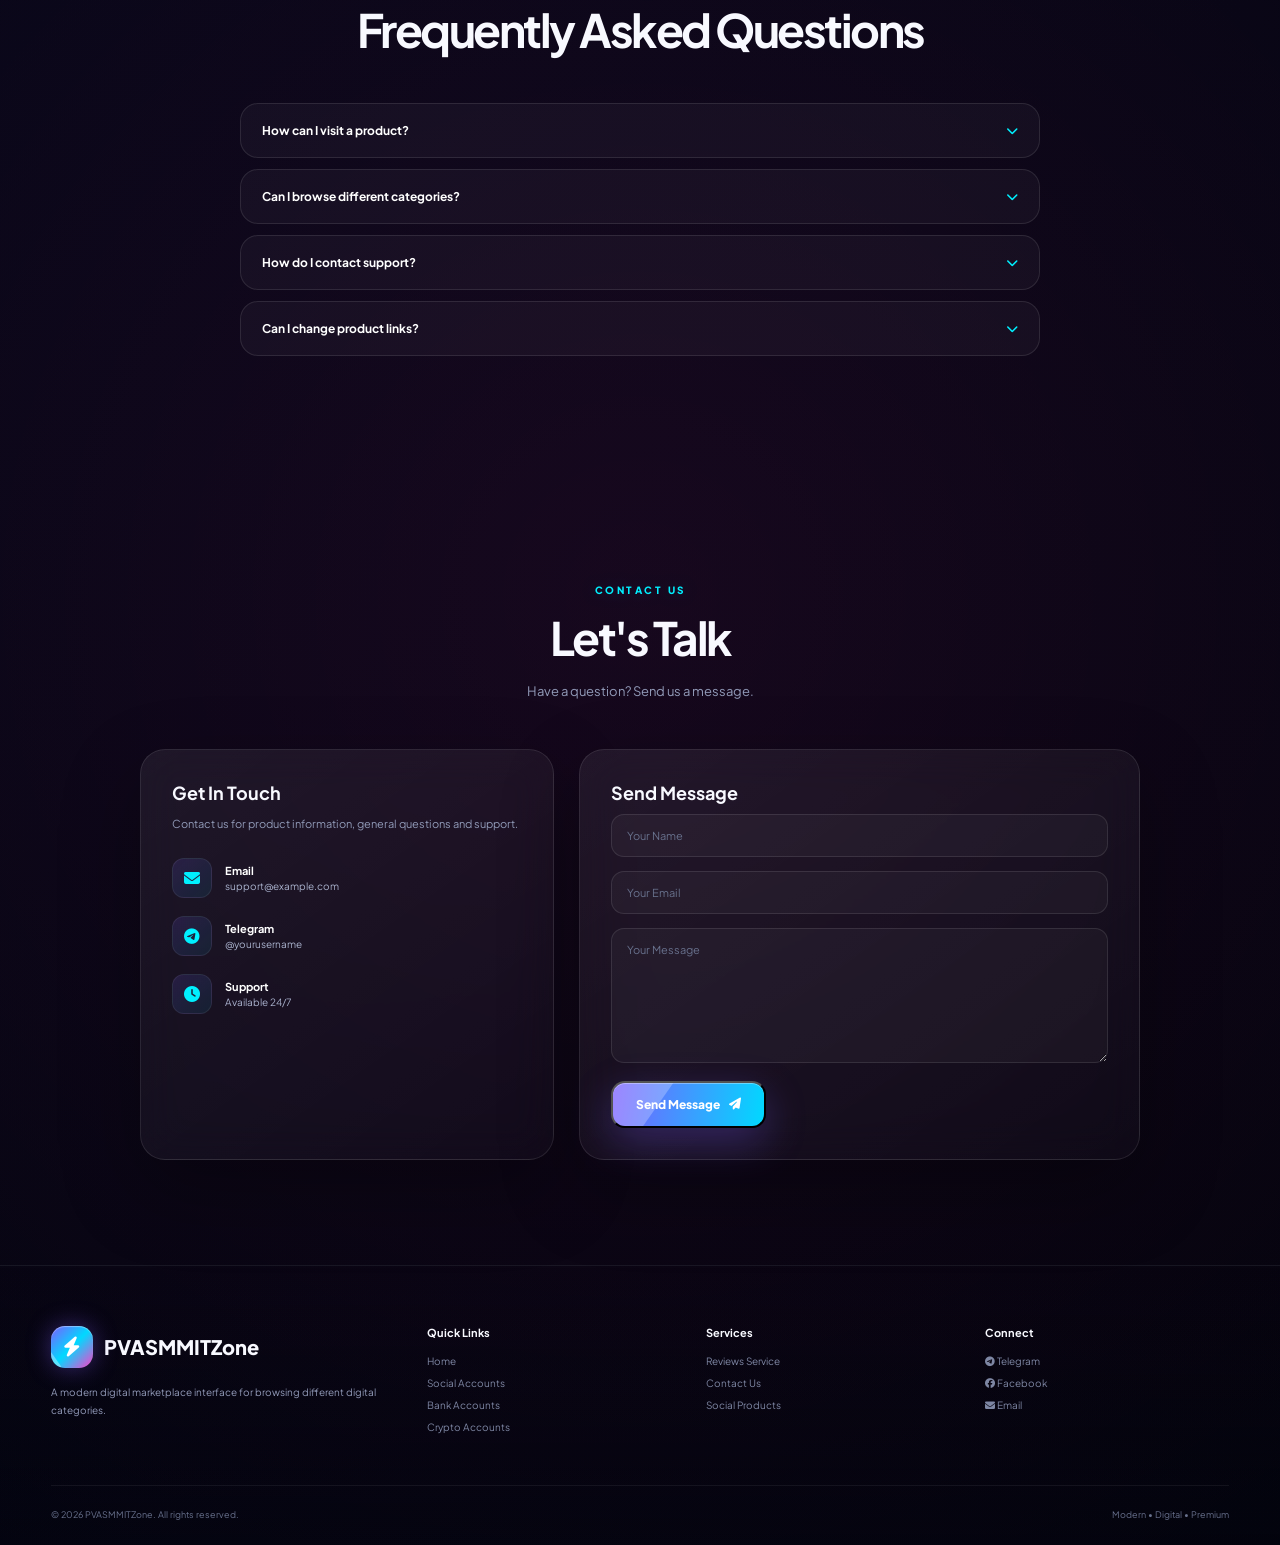
<file: home.html>
<!DOCTYPE html>
<html lang="en">
<head>
<meta charset="UTF-8">
<meta name="viewport" content="width=device-width, initial-scale=1.0">
<title>PVASMMITZone | Home</title>
<link rel="preconnect" href="https://fonts.googleapis.com">
<link rel="preconnect" href="https://fonts.gstatic.com" crossorigin>
<link href="https://fonts.googleapis.com/css2?family=Plus+Jakarta+Sans:wght@400;500;600;700;800&display=swap" rel="stylesheet">
<link rel="stylesheet" href="https://cdnjs.cloudflare.com/ajax/libs/font-awesome/6.5.2/css/all.min.css">
<link rel="stylesheet" href="style.css">
</head>
<body>
<div class="bg-orb orb-one"></div><div class="bg-orb orb-two"></div><div class="bg-orb orb-three"></div>
<canvas id="particles"></canvas>
<div class="cursor"></div><div class="cursor-ring"></div>
<header id="header">
<nav class="navbar">
<a class="logo" href="home.html">
<span class="logo-icon">
<i class="fa-solid fa-bolt"></i>
</span>

PVASMMITZone

</a>
<button class="menu-toggle" id="menuToggle" type="button">
<i class="fa-solid fa-bars"></i>
</button>
<ul class="nav-menu" id="navMenu">
<!-- HOME -->
<li class="nav-item">
<a class="nav-link" href="home.html">
    Home
</a>
</li>
<!-- SOCIAL -->
<li class="nav-item">
<a class="nav-link" href="social_accounts.html">

    Social Accounts

    <i class="fa-solid fa-chevron-down"></i>
</a>
<div class="dropdown">
<a href="social_accounts.html">
<i class="fa-solid fa-envelope"></i>
    Gmail
</a>
<a href="social_accounts.html">
<i class="fa-solid fa-graduation-cap"></i>
    Edu Mail
</a>
<a href="social_accounts.html">
<i class="fa-solid fa-phone"></i>
    Google Voice
</a>
<a href="social_accounts.html">
<i class="fa-brands fa-x-twitter"></i>
    Twitter
</a>
<a href="social_accounts.html">
<i class="fa-brands fa-linkedin"></i>
    LinkedIn
</a>
<a href="social_accounts.html">
<i class="fa-brands fa-telegram"></i>
    Telegram
</a>
<a href="social_accounts.html">
<i class="fa-brands fa-reddit"></i>
    Reddit
</a>
</div>
</li>
<!-- BANK -->
<li class="nav-item">
<a class="nav-link" href="bank_accounts.html">

    Bank Accounts

    <i class="fa-solid fa-chevron-down"></i>
</a>
<div class="dropdown">
<a href="buy_paypal_accounts.html">
<i class="fa-brands fa-paypal"></i>
    PayPal
</a>
<a href="bank_accounts.html">
<i class="fa-solid fa-dollar-sign"></i>
    Cash App
</a>
<a href="bank_accounts.html">
<i class="fa-solid fa-building-columns"></i>
    Chime
</a>
<a href="bank_accounts.html">
<i class="fa-solid fa-globe"></i>
    Wise
</a>
<a href="bank_accounts.html">
<i class="fa-solid fa-credit-card"></i>
    Stripe
</a>
<a href="bank_accounts.html">
<i class="fa-solid fa-wallet"></i>
    Skrill
</a>
</div>
</li>
<!-- CRYPTO -->
<li class="nav-item">
<a class="nav-link" href="home.html#crypto">

    Crypto Accounts

    <i class="fa-solid fa-chevron-down"></i>
</a>
<div class="dropdown">
<a href="home.html#crypto">
<i class="fa-brands fa-bitcoin"></i>
    Binance
</a>
<a href="home.html#crypto">
<i class="fa-solid fa-chart-line"></i>
    Bybit
</a>
<a href="home.html#crypto">
<i class="fa-solid fa-coins"></i>
    Coinbase
</a>
<a href="home.html#crypto">
<i class="fa-solid fa-wallet"></i>
    Paxful
</a>
</div>
</li>
<!-- REVIEWS -->
<li class="nav-item">
<a class="nav-link" href="buy_google_reviews.html">

    Reviews Service

    <i class="fa-solid fa-chevron-down"></i>
</a>
<div class="dropdown">
<a href="buy_google_reviews.html">
<i class="fa-solid fa-star"></i>
    Yelp
</a>
<a href="buy_google_reviews.html">
<i class="fa-solid fa-star"></i>
    TrustPilot
</a>
<a href="buy_google_reviews.html">
<i class="fa-brands fa-google"></i>
    Google Reviews
</a>
<a href="buy_google_reviews.html">
<i class="fa-solid fa-star"></i>
    Google 5 Star
</a>
<a href="buy_google_reviews.html">
<i class="fa-brands fa-linkedin"></i>
    Glassdoor
</a>
<a href="buy_google_reviews.html">
<i class="fa-solid fa-plane"></i>
    Tripadvisor
</a>
<a href="buy_google_reviews.html">
<i class="fa-brands fa-facebook"></i>
    Facebook
</a>
</div>
</li>
<!-- CONTACT -->
<li class="nav-item">
<a class="nav-link" href="home.html#contact">
    Contact Us
</a>
</li>
</ul>
</nav>
</header>
<main>
<section class="hero" id="home">
<div class="container">
<div class="hero-content">
<div class="badge">
<span></span>

PREMIUM DIGITAL MARKETPLACE

</div>
<h1>

Welcome to

<span class="gradient-text">
PVASMMITZone
</span>
</h1>
<p>

Explore a futuristic digital marketplace featuring
social platforms, financial services, crypto categories
and digital solutions — all inside one premium experience.

</p>
<div class="hero-buttons">
<a class="btn btn-primary" href="#social">

Explore Products

<i class="fa-solid fa-arrow-down"></i>
</a>
<a class="btn btn-outline" href="#contact">

Contact Us

<i class="fa-regular fa-message"></i>
</a>
</div>
</div>
</div>
</section>
<section id="crypto">
<div class="container">
<div class="section-head">
<span class="section-tag">
Crypto Accounts
</span>
<h2>
Crypto Platform Collection
</h2>
<p>
Explore available crypto-related categories.
</p>
</div>
<div class="products-slider-container">
<button class="slider-side-btn side-prev" onclick="slideProducts(this,-1)" type="button">
<i class="fa-solid fa-chevron-left"></i>
</button>
<div class="products-track">
<div class="product-box">
<div class="product-icon">
<i class="fa-brands fa-bitcoin"></i>
</div>
<h3>Binance</h3>
<p>
Binance related crypto platform category and options.
</p>
<div class="product-bottom">
<div class="price">
From $20
<small>Starting price</small>
</div>
<a class="buy-btn" href="https://example.com/binance" rel="noopener noreferrer" target="_blank">

Visit Product
<i class="fa-solid fa-arrow-up-right-from-square"></i>
</a>
</div>
</div>
<div class="product-box">
<div class="product-icon">
<i class="fa-solid fa-chart-line"></i>
</div>
<h3>Bybit</h3>
<p>
Bybit crypto platform category and available options.
</p>
<div class="product-bottom">
<div class="price">
From $20
<small>Starting price</small>
</div>
<a class="buy-btn" href="https://example.com/bybit" rel="noopener noreferrer" target="_blank">

Visit Product
<i class="fa-solid fa-arrow-up-right-from-square"></i>
</a>
</div>
</div>
<div class="product-box">
<div class="product-icon">
<i class="fa-solid fa-coins"></i>
</div>
<h3>Coinbase</h3>
<p>
Coinbase related crypto account category and options.
</p>
<div class="product-bottom">
<div class="price">
From $20
<small>Starting price</small>
</div>
<a class="buy-btn" href="https://example.com/coinbase" rel="noopener noreferrer" target="_blank">

Visit Product
<i class="fa-solid fa-arrow-up-right-from-square"></i>
</a>
</div>
</div>
<div class="product-box">
<div class="product-icon">
<i class="fa-solid fa-wallet"></i>
</div>
<h3>Paxful</h3>
<p>
Paxful related crypto platform category and options.
</p>
<div class="product-bottom">
<div class="price">
From $18
<small>Starting price</small>
</div>
<a class="buy-btn" href="https://example.com/paxful" rel="noopener noreferrer" target="_blank">

Visit Product
<i class="fa-solid fa-arrow-up-right-from-square"></i>
</a>
</div>
</div>
</div>
<button class="slider-side-btn side-next" onclick="slideProducts(this,1)" type="button">
<i class="fa-solid fa-chevron-right"></i>
</button>
</div>
<div class="slider-controls">
<button class="slider-btn" onclick="slideProducts(this,-1)" type="button">
<i class="fa-solid fa-arrow-left"></i>
</button>
<button class="slider-btn" onclick="slideProducts(this,1)" type="button">
<i class="fa-solid fa-arrow-right"></i>
</button>
</div>
</div>
</section>
<section>
<div class="container">
<div class="stats">
<div class="stat">
<h3>1000+</h3>
<p>Products</p>
</div>
<div class="stat">
<h3>5000+</h3>
<p>Customers</p>
</div>
<div class="stat">
<h3>24/7</h3>
<p>Support</p>
</div>
<div class="stat">
<h3>99%</h3>
<p>Availability</p>
</div>
</div>
</div>
</section>
<section>
<div class="container">
<div class="section-head">
<span class="section-tag">
Customer Feedback
</span>
<h2>
What Customers Say
</h2>
</div>
<div class="review-grid">
<div class="review-card">
<div class="stars">
★★★★★
</div>
<p>
Very clean website and easy to navigate.
The product categories are nicely organized.
</p>
<div class="reviewer">
<div class="avatar">A</div>
<div>
<h4>Alex</h4>
<span>Customer</span>
</div>
</div>
</div>
<div class="review-card">
<div class="stars">
★★★★★
</div>
<p>
Very modern interface. Everything is
easy to find and browse.
</p>
<div class="reviewer">
<div class="avatar">R</div>
<div>
<h4>Ryan</h4>
<span>Customer</span>
</div>
</div>
</div>
<div class="review-card">
<div class="stars">
★★★★★
</div>
<p>
The product slider makes browsing
much easier and looks premium.
</p>
<div class="reviewer">
<div class="avatar">M</div>
<div>
<h4>Michael</h4>
<span>Customer</span>
</div>
</div>
</div>
</div>
</div>
</section>
<section>
<div class="container">
<div class="section-head">
<span class="section-tag">
Why PVASMMITZone
</span>
<h2>
Built For A Better Experience
</h2>
</div>
<div class="why-grid">
<div class="why-card">
<div class="why-icon">
<i class="fa-solid fa-bolt"></i>
</div>
<h3>
Fast Experience
</h3>
<p>
Modern interface designed for fast navigation
and easy product discovery.
</p>
</div>
<div class="why-card">
<div class="why-icon">
<i class="fa-solid fa-layer-group"></i>
</div>
<h3>
Organized Service
</h3>
<p>
Products are separated into clear categories
for easier browsing.
</p>
</div>
<div class="why-card">
<div class="why-icon">
<i class="fa-solid fa-headset"></i>
</div>
<h3>
Customer Support
</h3>
<p>
Contact support for product questions
and general assistance.
</p>
</div>
</div>
</div>
</section>
<section>
<div class="container">
<div class="section-head">
<span class="section-tag">
FAQ
</span>
<h2>
Frequently Asked Questions
</h2>
</div>
<div class="faq">
<div class="faq-item">
<button class="faq-question" type="button">

How can I visit a product?

<i class="fa-solid fa-chevron-down"></i>
</button>
<div class="faq-answer">
<p>
Click the “Visit Product” button on any
product card. It will open the product link
in a new tab.
</p>
</div>
</div>
<div class="faq-item">
<button class="faq-question" type="button">

Can I browse different categories?

<i class="fa-solid fa-chevron-down"></i>
</button>
<div class="faq-answer">
<p>
Yes. Use the navigation menu to move between
Social Accounts, Bank Accounts, Crypto Accounts
and Reviews Service.
</p>
</div>
</div>
<div class="faq-item">
<button class="faq-question" type="button">

How do I contact support?

<i class="fa-solid fa-chevron-down"></i>
</button>
<div class="faq-answer">
<p>
Use the Contact Us section to send your message.
</p>
</div>
</div>
<div class="faq-item">
<button class="faq-question" type="button">

Can I change product links?

<i class="fa-solid fa-chevron-down"></i>
</button>
<div class="faq-answer">
<p>
Yes. Replace the URL inside each product's
href attribute with your own product page URL.
</p>
</div>
</div>
</div>
</div>
</section>
<section id="contact">
<div class="container">
<div class="section-head">
<span class="section-tag">
Contact Us
</span>
<h2>
Let's Talk
</h2>
<p>
Have a question? Send us a message.
</p>
</div>
<div class="contact-wrapper">
<div class="contact-info">
<h3>
Get In Touch
</h3>
<p>
Contact us for product information,
general questions and support.
</p>
<div class="contact-item">
<i class="fa-solid fa-envelope"></i>
<div>
<strong>Email</strong>

support@example.com

</div>
</div>
<div class="contact-item">
<i class="fa-brands fa-telegram"></i>
<div>
<strong>Telegram</strong>

@yourusername

</div>
</div>
<div class="contact-item">
<i class="fa-solid fa-clock"></i>
<div>
<strong>Support</strong>

Available 24/7

</div>
</div>
</div>
<div class="contact-form">
<h3>
Send Message
</h3>
<form onsubmit="sendMessage(event)">
<div class="form-group">
<input placeholder="Your Name" required="" type="text"/>
</div>
<div class="form-group">
<input placeholder="Your Email" required="" type="email"/>
</div>
<div class="form-group">
<textarea placeholder="Your Message" required=""></textarea>
</div>
<button class="btn btn-primary" type="submit">

Send Message

<i class="fa-solid fa-paper-plane"></i>
</button>
</form>
</div>
</div>
</div>
</section>
</main>
<footer>
<div class="container">
<div class="footer-grid">
<div class="footer-brand">
<a class="logo" href="home.html">
<span class="logo-icon">
<i class="fa-solid fa-bolt"></i>
</span>

PVASMMITZone

</a>
<p>
A modern digital marketplace interface
for browsing different digital categories.
</p>
</div>
<div class="footer-column">
<h4>
Quick Links
</h4>
<a href="home.html">
Home
</a>
<a href="social_accounts.html">
Social Accounts
</a>
<a href="bank_accounts.html">
Bank Accounts
</a>
<a href="home.html#crypto">
Crypto Accounts
</a>
</div>
<div class="footer-column">
<h4>
Services
</h4>
<a href="buy_google_reviews.html">
Reviews Service
</a>
<a href="home.html#contact">
Contact Us
</a>
<a href="social_accounts.html">
Social Products
</a>
</div>
<div class="footer-column">
<h4>
Connect
</h4>
<a href="https://example.com" rel="noopener noreferrer" target="_blank">
<i class="fa-brands fa-telegram"></i>
Telegram

</a>
<a href="https://example.com" rel="noopener noreferrer" target="_blank">
<i class="fa-brands fa-facebook"></i>
Facebook

</a>
<a href="mailto:support@example.com">
<i class="fa-solid fa-envelope"></i>
Email

</a>
</div>
</div>
<div class="footer-bottom">
<span>
© 2026 PVASMMITZone. All rights reserved.
</span>
<span>
Modern • Digital • Premium
</span>
</div>
</div>
</footer>
<button class="back-top" id="backTop" type="button"><i class="fa-solid fa-arrow-up"></i></button>
<script src="script.js"></script>

</body>
</html>
</file>
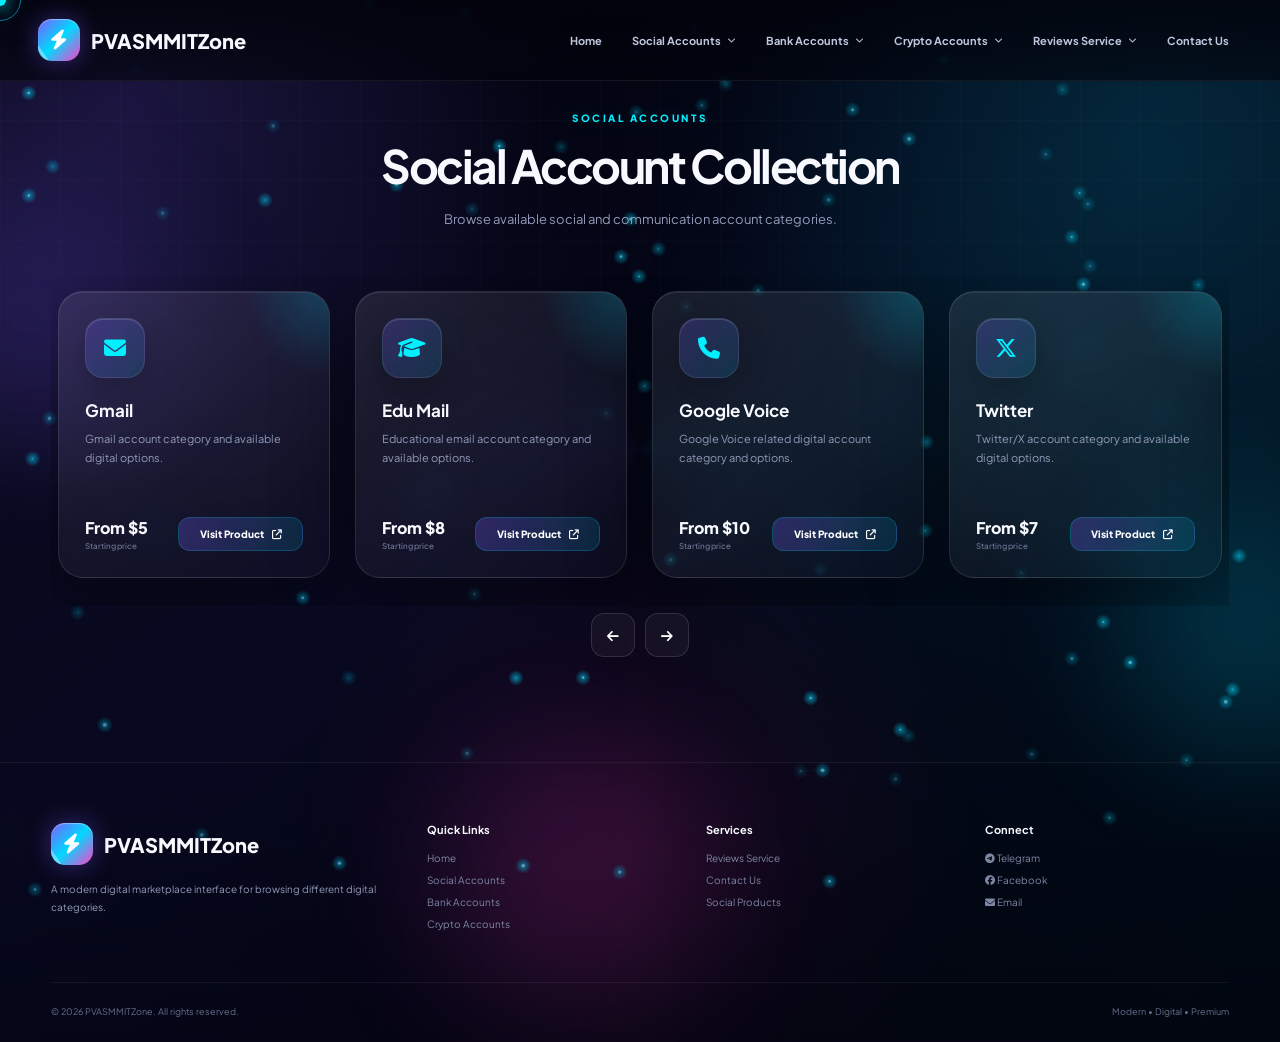
<file: social_accounts.html>
<!DOCTYPE html>
<html lang="en">
<head>
<meta charset="UTF-8">
<meta name="viewport" content="width=device-width, initial-scale=1.0">
<title>PVASMMITZone | Social Accounts</title>
<link rel="preconnect" href="https://fonts.googleapis.com">
<link rel="preconnect" href="https://fonts.gstatic.com" crossorigin>
<link href="https://fonts.googleapis.com/css2?family=Plus+Jakarta+Sans:wght@400;500;600;700;800&display=swap" rel="stylesheet">
<link rel="stylesheet" href="https://cdnjs.cloudflare.com/ajax/libs/font-awesome/6.5.2/css/all.min.css">
<link rel="stylesheet" href="style.css">
</head>
<body>
<div class="bg-orb orb-one"></div><div class="bg-orb orb-two"></div><div class="bg-orb orb-three"></div>
<canvas id="particles"></canvas>
<div class="cursor"></div><div class="cursor-ring"></div>
<header id="header">
<nav class="navbar">
<a class="logo" href="home.html">
<span class="logo-icon">
<i class="fa-solid fa-bolt"></i>
</span>

PVASMMITZone

</a>
<button class="menu-toggle" id="menuToggle" type="button">
<i class="fa-solid fa-bars"></i>
</button>
<ul class="nav-menu" id="navMenu">
<!-- HOME -->
<li class="nav-item">
<a class="nav-link" href="home.html">
    Home
</a>
</li>
<!-- SOCIAL -->
<li class="nav-item">
<a class="nav-link" href="social_accounts.html">

    Social Accounts

    <i class="fa-solid fa-chevron-down"></i>
</a>
<div class="dropdown">
<a href="social_accounts.html">
<i class="fa-solid fa-envelope"></i>
    Gmail
</a>
<a href="social_accounts.html">
<i class="fa-solid fa-graduation-cap"></i>
    Edu Mail
</a>
<a href="social_accounts.html">
<i class="fa-solid fa-phone"></i>
    Google Voice
</a>
<a href="social_accounts.html">
<i class="fa-brands fa-x-twitter"></i>
    Twitter
</a>
<a href="social_accounts.html">
<i class="fa-brands fa-linkedin"></i>
    LinkedIn
</a>
<a href="social_accounts.html">
<i class="fa-brands fa-telegram"></i>
    Telegram
</a>
<a href="social_accounts.html">
<i class="fa-brands fa-reddit"></i>
    Reddit
</a>
</div>
</li>
<!-- BANK -->
<li class="nav-item">
<a class="nav-link" href="bank_accounts.html">

    Bank Accounts

    <i class="fa-solid fa-chevron-down"></i>
</a>
<div class="dropdown">
<a href="buy_paypal_accounts.html">
<i class="fa-brands fa-paypal"></i>
    PayPal
</a>
<a href="bank_accounts.html">
<i class="fa-solid fa-dollar-sign"></i>
    Cash App
</a>
<a href="bank_accounts.html">
<i class="fa-solid fa-building-columns"></i>
    Chime
</a>
<a href="bank_accounts.html">
<i class="fa-solid fa-globe"></i>
    Wise
</a>
<a href="bank_accounts.html">
<i class="fa-solid fa-credit-card"></i>
    Stripe
</a>
<a href="bank_accounts.html">
<i class="fa-solid fa-wallet"></i>
    Skrill
</a>
</div>
</li>
<!-- CRYPTO -->
<li class="nav-item">
<a class="nav-link" href="home.html#crypto">

    Crypto Accounts

    <i class="fa-solid fa-chevron-down"></i>
</a>
<div class="dropdown">
<a href="home.html#crypto">
<i class="fa-brands fa-bitcoin"></i>
    Binance
</a>
<a href="home.html#crypto">
<i class="fa-solid fa-chart-line"></i>
    Bybit
</a>
<a href="home.html#crypto">
<i class="fa-solid fa-coins"></i>
    Coinbase
</a>
<a href="home.html#crypto">
<i class="fa-solid fa-wallet"></i>
    Paxful
</a>
</div>
</li>
<!-- REVIEWS -->
<li class="nav-item">
<a class="nav-link" href="buy_google_reviews.html">

    Reviews Service

    <i class="fa-solid fa-chevron-down"></i>
</a>
<div class="dropdown">
<a href="buy_google_reviews.html">
<i class="fa-solid fa-star"></i>
    Yelp
</a>
<a href="buy_google_reviews.html">
<i class="fa-solid fa-star"></i>
    TrustPilot
</a>
<a href="buy_google_reviews.html">
<i class="fa-brands fa-google"></i>
    Google Reviews
</a>
<a href="buy_google_reviews.html">
<i class="fa-solid fa-star"></i>
    Google 5 Star
</a>
<a href="buy_google_reviews.html">
<i class="fa-brands fa-linkedin"></i>
    Glassdoor
</a>
<a href="buy_google_reviews.html">
<i class="fa-solid fa-plane"></i>
    Tripadvisor
</a>
<a href="buy_google_reviews.html">
<i class="fa-brands fa-facebook"></i>
    Facebook
</a>
</div>
</li>
<!-- CONTACT -->
<li class="nav-item">
<a class="nav-link" href="home.html#contact">
    Contact Us
</a>
</li>
</ul>
</nav>
</header>
<main>
<section id="social">
<div class="container">
<div class="section-head">
<span class="section-tag">
Social Accounts
</span>
<h2>
Social Account Collection
</h2>
<p>
Browse available social and communication account categories.
</p>
</div>
<div class="products-slider-container">
<button class="slider-side-btn side-prev" onclick="slideProducts(this,-1)" type="button">
<i class="fa-solid fa-chevron-left"></i>
</button>
<div class="products-track">
<!-- GMAIL -->
<div class="product-box">
<div class="product-icon">
<i class="fa-solid fa-envelope"></i>
</div>
<h3>Gmail</h3>
<p>
Gmail account category and available digital options.
</p>
<div class="product-bottom">
<div class="price">
From $5
<small>Starting price</small>
</div>
<a class="buy-btn" href="https://example.com/gmail" rel="noopener noreferrer" target="_blank">

Visit Product

<i class="fa-solid fa-arrow-up-right-from-square"></i>
</a>
</div>
</div>
<!-- EDU MAIL -->
<div class="product-box">
<div class="product-icon">
<i class="fa-solid fa-graduation-cap"></i>
</div>
<h3>Edu Mail</h3>
<p>
Educational email account category and available options.
</p>
<div class="product-bottom">
<div class="price">
From $8
<small>Starting price</small>
</div>
<a class="buy-btn" href="https://example.com/edu-mail" rel="noopener noreferrer" target="_blank">

Visit Product

<i class="fa-solid fa-arrow-up-right-from-square"></i>
</a>
</div>
</div>
<!-- GOOGLE VOICE -->
<div class="product-box">
<div class="product-icon">
<i class="fa-solid fa-phone"></i>
</div>
<h3>Google Voice</h3>
<p>
Google Voice related digital account category and options.
</p>
<div class="product-bottom">
<div class="price">
From $10
<small>Starting price</small>
</div>
<a class="buy-btn" href="https://example.com/google-voice" rel="noopener noreferrer" target="_blank">

Visit Product

<i class="fa-solid fa-arrow-up-right-from-square"></i>
</a>
</div>
</div>
<!-- TWITTER -->
<div class="product-box">
<div class="product-icon">
<i class="fa-brands fa-x-twitter"></i>
</div>
<h3>Twitter</h3>
<p>
Twitter/X account category and available digital options.
</p>
<div class="product-bottom">
<div class="price">
From $7
<small>Starting price</small>
</div>
<a class="buy-btn" href="https://example.com/twitter" rel="noopener noreferrer" target="_blank">

Visit Product

<i class="fa-solid fa-arrow-up-right-from-square"></i>
</a>
</div>
</div>
<!-- LINKEDIN -->
<div class="product-box">
<div class="product-icon">
<i class="fa-brands fa-linkedin"></i>
</div>
<h3>LinkedIn</h3>
<p>
LinkedIn account category for professional networking.
</p>
<div class="product-bottom">
<div class="price">
From $9
<small>Starting price</small>
</div>
<a class="buy-btn" href="https://example.com/linkedin" rel="noopener noreferrer" target="_blank">

Visit Product

<i class="fa-solid fa-arrow-up-right-from-square"></i>
</a>
</div>
</div>
<!-- TELEGRAM -->
<div class="product-box">
<div class="product-icon">
<i class="fa-brands fa-telegram"></i>
</div>
<h3>Telegram</h3>
<p>
Telegram account category with digital account options.
</p>
<div class="product-bottom">
<div class="price">
From $6
<small>Starting price</small>
</div>
<a class="buy-btn" href="https://example.com/telegram" rel="noopener noreferrer" target="_blank">

Visit Product

<i class="fa-solid fa-arrow-up-right-from-square"></i>
</a>
</div>
</div>
<!-- REDDIT -->
<div class="product-box">
<div class="product-icon">
<i class="fa-brands fa-reddit"></i>
</div>
<h3>Reddit</h3>
<p>
Reddit account category for digital community participation.
</p>
<div class="product-bottom">
<div class="price">
From $6
<small>Starting price</small>
</div>
<a class="buy-btn" href="https://example.com/reddit" rel="noopener noreferrer" target="_blank">

Visit Product

<i class="fa-solid fa-arrow-up-right-from-square"></i>
</a>
</div>
</div>
</div>
<button class="slider-side-btn side-next" onclick="slideProducts(this,1)" type="button">
<i class="fa-solid fa-chevron-right"></i>
</button>
</div>
<div class="slider-controls">
<button class="slider-btn" onclick="slideProducts(this,-1)" type="button">
<i class="fa-solid fa-arrow-left"></i>
</button>
<button class="slider-btn" onclick="slideProducts(this,1)" type="button">
<i class="fa-solid fa-arrow-right"></i>
</button>
</div>
</div>
</section>
</main>
<footer>
<div class="container">
<div class="footer-grid">
<div class="footer-brand">
<a class="logo" href="home.html">
<span class="logo-icon">
<i class="fa-solid fa-bolt"></i>
</span>

PVASMMITZone

</a>
<p>
A modern digital marketplace interface
for browsing different digital categories.
</p>
</div>
<div class="footer-column">
<h4>
Quick Links
</h4>
<a href="home.html">
Home
</a>
<a href="social_accounts.html">
Social Accounts
</a>
<a href="bank_accounts.html">
Bank Accounts
</a>
<a href="home.html#crypto">
Crypto Accounts
</a>
</div>
<div class="footer-column">
<h4>
Services
</h4>
<a href="buy_google_reviews.html">
Reviews Service
</a>
<a href="home.html#contact">
Contact Us
</a>
<a href="social_accounts.html">
Social Products
</a>
</div>
<div class="footer-column">
<h4>
Connect
</h4>
<a href="https://example.com" rel="noopener noreferrer" target="_blank">
<i class="fa-brands fa-telegram"></i>
Telegram

</a>
<a href="https://example.com" rel="noopener noreferrer" target="_blank">
<i class="fa-brands fa-facebook"></i>
Facebook

</a>
<a href="mailto:support@example.com">
<i class="fa-solid fa-envelope"></i>
Email

</a>
</div>
</div>
<div class="footer-bottom">
<span>
© 2026 PVASMMITZone. All rights reserved.
</span>
<span>
Modern • Digital • Premium
</span>
</div>
</div>
</footer>
<button class="back-top" id="backTop" type="button"><i class="fa-solid fa-arrow-up"></i></button>
<script src="script.js"></script>

</body>
</html>
</file>
<file: style.css>
/* =========================================================
   ROOT
========================================================= */

:root{
    --bg:#02030b;
    --bg2:#070918;

    --purple:#7c5cff;
    --purple2:#9b6cff;
    --blue:#00d9ff;
    --cyan:#00f0ff;
    --pink:#ff3ec9;
    --magenta:#ff2fb3;
    --green:#00ffa6;

    --text:#f8f9ff;
    --muted:#929bb9;

    --glass:rgba(255,255,255,.055);
    --glass2:rgba(255,255,255,.085);
    --border:rgba(255,255,255,.11);

    --radius:25px;
}


/* =========================================================
   RESET
========================================================= */

*{
    margin:0;
    padding:0;
    box-sizing:border-box;
}

html{
    scroll-behavior:smooth;
}

body{
    font-family:"Plus Jakarta Sans",sans-serif;
    color:var(--text);

    background:
        radial-gradient(
            circle at 10% 10%,
            rgba(124,92,255,.18),
            transparent 28%
        ),
        radial-gradient(
            circle at 90% 15%,
            rgba(0,217,255,.13),
            transparent 30%
        ),
        radial-gradient(
            circle at 50% 80%,
            rgba(255,47,179,.08),
            transparent 32%
        ),
        linear-gradient(
            145deg,
            #02030b,
            #050719 45%,
            #02030b
        );

    overflow-x:hidden;
}

body::before{
    content:"";

    position:fixed;
    inset:0;

    z-index:-5;
    pointer-events:none;

    background-image:
        linear-gradient(
            rgba(255,255,255,.025) 1px,
            transparent 1px
        ),
        linear-gradient(
            90deg,
            rgba(255,255,255,.025) 1px,
            transparent 1px
        );

    background-size:60px 60px;

    mask-image:
        linear-gradient(
            to bottom,
            black,
            transparent 90%
        );
}

body::after{
    content:"";

    position:fixed;
    inset:-50%;

    z-index:-6;
    pointer-events:none;

    background:
        conic-gradient(
            from 180deg,
            transparent,
            rgba(124,92,255,.05),
            transparent,
            rgba(0,217,255,.05),
            transparent
        );

    animation:
        backgroundRotate 20s linear infinite;
}

@keyframes backgroundRotate{
    to{
        transform:rotate(360deg);
    }
}

a{
    text-decoration:none;
    color:inherit;
}

button,
input,
textarea{
    font-family:inherit;
}

.container{
    width:min(1180px,92%);
    margin:auto;
}

section{
    padding:105px 0;
}


/* =========================================================
   FLOATING 3D LIGHTS
========================================================= */

.bg-orb{
    position:fixed;

    width:260px;
    height:260px;

    border-radius:50%;

    pointer-events:none;

    filter:blur(70px);

    opacity:.18;

    z-index:-4;
}

.orb-one{
    top:20%;
    left:-100px;

    background:var(--purple);

    animation:
        floatOrb 12s ease-in-out infinite;
}

.orb-two{
    right:-100px;
    top:55%;

    background:var(--blue);

    animation:
        floatOrb 15s ease-in-out infinite reverse;
}

.orb-three{
    left:35%;
    bottom:-120px;

    background:var(--pink);

    animation:
        floatOrb 18s ease-in-out infinite;
}

@keyframes floatOrb{

    0%,100%{
        transform:
            translate3d(0,0,0)
            scale(1);
    }

    50%{
        transform:
            translate3d(60px,-40px,0)
            scale(1.2);
    }
}


/* =========================================================
   PARTICLES
========================================================= */

#particles{
    position:fixed;

    inset:0;

    width:100%;
    height:100%;

    pointer-events:none;

    z-index:-3;
}


/* =========================================================
   CURSOR
========================================================= */

.cursor{
    position:fixed;

    width:12px;
    height:12px;

    border-radius:50%;

    background:var(--cyan);

    box-shadow:
        0 0 15px var(--cyan),
        0 0 40px rgba(0,217,255,.55);

    pointer-events:none;

    z-index:99999;

    transform:
        translate(-50%,-50%);
}

.cursor-ring{
    position:fixed;

    width:42px;
    height:42px;

    border:
        1px solid
        rgba(0,217,255,.55);

    border-radius:50%;

    pointer-events:none;

    z-index:99998;

    transform:
        translate(-50%,-50%);

    transition:.12s ease;
}

@media(max-width:800px){

    .cursor,
    .cursor-ring{
        display:none;
    }
}


/* =========================================================
   HEADER
========================================================= */

header{
    position:fixed;

    top:0;
    left:0;

    width:100%;

    z-index:1000;

    padding:19px 0;

    background:
        linear-gradient(
            180deg,
            rgba(2,3,11,.85),
            rgba(2,3,11,.58)
        );

    backdrop-filter:blur(25px);
    -webkit-backdrop-filter:blur(25px);

    border-bottom:
        1px solid
        rgba(255,255,255,.07);

    transition:.35s ease;
}

header.scrolled{
    padding:11px 0;

    background:
        rgba(3,5,16,.92);

    box-shadow:
        0 15px 50px
        rgba(0,0,0,.35);
}

.navbar{
    width:min(1280px,94%);

    margin:auto;

    display:flex;

    align-items:center;
    justify-content:space-between;

    gap:25px;
}


/* =========================================================
   LOGO
========================================================= */

.logo{
    display:flex;

    align-items:center;

    gap:11px;

    font-size:20px;

    font-weight:800;

    white-space:nowrap;
}

.logo-icon{
    width:42px;
    height:42px;

    display:grid;
    place-items:center;

    border-radius:14px;

    color:#fff;

    background:
        linear-gradient(
            135deg,
            var(--purple),
            var(--blue),
            var(--pink)
        );

    box-shadow:
        0 0 25px rgba(124,92,255,.4),
        inset 0 1px 1px rgba(255,255,255,.4);

    position:relative;

    overflow:hidden;
}

.logo-icon::after{
    content:"";

    position:absolute;

    width:80px;
    height:20px;

    background:
        rgba(255,255,255,.35);

    transform:
        rotate(-35deg)
        translateX(-60px);

    animation:
        logoShine 4s infinite;
}

@keyframes logoShine{

    0%,60%{
        transform:
            rotate(-35deg)
            translateX(-70px);
    }

    75%,100%{
        transform:
            rotate(-35deg)
            translateX(80px);
    }
}


/* =========================================================
   NAVIGATION
========================================================= */

.nav-menu{
    list-style:none;

    display:flex;

    align-items:center;

    gap:4px;
}

.nav-item{
    position:relative;
}

.nav-link{
    display:flex;

    align-items:center;

    gap:7px;

    padding:11px 13px;

    border-radius:13px;

    color:#bfc7df;

    font-size:11px;

    font-weight:700;

    transition:.25s ease;
}

.nav-link i{
    font-size:8px;

    transition:.3s ease;
}

.nav-link:hover,
.nav-item:hover > .nav-link{
    color:#fff;

    background:
        linear-gradient(
            135deg,
            rgba(124,92,255,.14),
            rgba(0,217,255,.07)
        );

    box-shadow:
        inset 0 0 0 1px
        rgba(255,255,255,.06);
}

.nav-item:hover .nav-link i{
    transform:rotate(180deg);
}


/* =========================================================
   DROPDOWN
========================================================= */

.dropdown{
    position:absolute;

    top:calc(100% + 13px);
    left:50%;

    width:245px;

    padding:10px;

    border:
        1px solid
        rgba(255,255,255,.11);

    border-radius:20px;

    background:
        linear-gradient(
            145deg,
            rgba(16,20,49,.98),
            rgba(3,6,20,.98)
        );

    backdrop-filter:blur(25px);

    box-shadow:
        0 30px 90px
        rgba(0,0,0,.65),
        inset 0 1px 0
        rgba(255,255,255,.08);

    opacity:0;
    visibility:hidden;

    transform:
        translate(-50%,15px)
        perspective(600px)
        rotateX(-8deg)
        scale(.96);

    transform-origin:top center;

    transition:.3s ease;
}

.nav-item:hover .dropdown{
    opacity:1;

    visibility:visible;

    transform:
        translate(-50%,0)
        perspective(600px)
        rotateX(0)
        scale(1);
}

.dropdown a{
    display:flex;

    align-items:center;

    gap:12px;

    padding:11px;

    border-radius:12px;

    color:#aeb7d2;

    font-size:11px;

    font-weight:600;

    transition:.2s ease;
}

.dropdown a i{
    width:31px;
    height:31px;

    display:grid;
    place-items:center;

    border-radius:9px;

    color:var(--cyan);

    background:
        linear-gradient(
            135deg,
            rgba(124,92,255,.16),
            rgba(0,217,255,.08)
        );

    box-shadow:
        inset 0 0 10px
        rgba(0,217,255,.05);
}

.dropdown a:hover{
    color:#fff;

    background:
        rgba(255,255,255,.065);

    transform:
        translateX(5px);
}


/* =========================================================
   MOBILE MENU
========================================================= */

.menu-toggle{
    display:none;

    width:43px;
    height:43px;

    border:
        1px solid
        rgba(255,255,255,.12);

    border-radius:13px;

    background:
        rgba(255,255,255,.05);

    color:#fff;

    cursor:pointer;
}


/* =========================================================
   HERO
========================================================= */

.hero{
    min-height:100vh;

    padding:
        180px 0
        110px;

    display:flex;

    align-items:center;

    position:relative;
}

.hero::before{
    content:"";

    position:absolute;

    width:500px;
    height:500px;

    left:50%;
    top:45%;

    transform:
        translate(-50%,-50%);

    background:
        radial-gradient(
            circle,
            rgba(124,92,255,.12),
            transparent 68%
        );

    filter:blur(10px);

    pointer-events:none;
}

.hero-content{
    max-width:900px;

    margin:auto;

    text-align:center;

    position:relative;

    z-index:2;
}

.badge{
    display:inline-flex;

    align-items:center;

    gap:9px;

    padding:9px 16px;

    border:
        1px solid
        rgba(124,92,255,.35);

    border-radius:100px;

    background:
        linear-gradient(
            135deg,
            rgba(124,92,255,.13),
            rgba(0,217,255,.06)
        );

    color:#c9c3ff;

    font-size:10px;

    font-weight:800;

    letter-spacing:.7px;

    margin-bottom:26px;

    box-shadow:
        0 10px 35px
        rgba(124,92,255,.08),
        inset 0 1px 0
        rgba(255,255,255,.1);
}

.badge span{
    width:7px;
    height:7px;

    border-radius:50%;

    background:var(--green);

    box-shadow:
        0 0 12px
        var(--green);

    animation:
        pulse 1.6s infinite;
}

@keyframes pulse{

    50%{
        opacity:.35;
        transform:scale(.65);
    }
}

.hero h1{
    font-size:
        clamp(48px,7vw,88px);

    line-height:1.01;

    letter-spacing:-5px;

    margin-bottom:27px;

    text-shadow:
        0 20px 60px
        rgba(0,0,0,.35);
}

.gradient-text{
    background:
        linear-gradient(
            100deg,
            #ffffff 5%,
            #9af6ff 25%,
            var(--blue) 40%,
            var(--purple2) 65%,
            var(--pink) 90%
        );

    -webkit-background-clip:text;
    background-clip:text;

    color:transparent;

    background-size:200% auto;

    animation:
        gradientMove 5s ease infinite;
}

@keyframes gradientMove{

    0%,100%{
        background-position:0% center;
    }

    50%{
        background-position:100% center;
    }
}

.hero p{
    max-width:700px;

    margin:auto;

    color:var(--muted);

    font-size:15px;

    line-height:1.9;
}

.hero-buttons{
    display:flex;

    justify-content:center;

    gap:14px;

    margin-top:38px;
}


/* =========================================================
   BUTTONS
========================================================= */

.btn{
    position:relative;

    display:inline-flex;

    align-items:center;
    justify-content:center;

    gap:9px;

    padding:14px 23px;

    border-radius:14px;

    font-size:12px;

    font-weight:800;

    overflow:hidden;

    transition:.3s ease;
}

.btn-primary{
    color:#fff;

    background:
        linear-gradient(
            100deg,
            var(--purple),
            var(--blue)
        );

    box-shadow:
        0 14px 40px
        rgba(124,92,255,.3),
        inset 0 1px 0
        rgba(255,255,255,.35);
}

.btn-primary::before{
    content:"";

    position:absolute;

    width:120px;
    height:120px;

    top:-50px;
    left:-80px;

    background:
        rgba(255,255,255,.25);

    transform:rotate(35deg);

    transition:.7s ease;
}

.btn-primary:hover{
    transform:
        translateY(-4px)
        scale(1.02);

    box-shadow:
        0 20px 55px
        rgba(124,92,255,.45);
}

.btn-primary:hover::before{
    left:130%;
}

.btn-outline{
    color:#dce3f7;

    border:
        1px solid
        rgba(255,255,255,.12);

    background:
        rgba(255,255,255,.045);

    box-shadow:
        inset 0 1px 0
        rgba(255,255,255,.07);
}

.btn-outline:hover{
    color:#fff;

    transform:
        translateY(-4px);

    border-color:
        rgba(0,217,255,.35);

    background:
        rgba(0,217,255,.07);

    box-shadow:
        0 15px 40px
        rgba(0,217,255,.1);
}


/* =========================================================
   SECTION HEADER
========================================================= */

.section-head{
    text-align:center;

    margin-bottom:45px;
}

.section-tag{
    display:inline-block;

    margin-bottom:12px;

    color:var(--cyan);

    font-size:10px;

    font-weight:800;

    text-transform:uppercase;

    letter-spacing:2.5px;

    text-shadow:
        0 0 20px
        rgba(0,217,255,.3);
}

.section-head h2{
    font-size:
        clamp(31px,4vw,46px);

    letter-spacing:-2.5px;
}

.section-head p{
    max-width:650px;

    margin:14px auto 0;

    color:var(--muted);

    font-size:13px;

    line-height:1.8;
}


/* =========================================================
   PRODUCT SLIDER
========================================================= */

.products-slider-container{
    position:relative;

    overflow:hidden;

    padding:
        15px 7px
        28px;

    cursor:grab;

    user-select:none;

    touch-action:pan-y;

    perspective:1200px;
}

.products-slider-container.dragging{
    cursor:grabbing;
}

.products-track{
    display:flex;

    gap:25px;

    transition:
        transform .6s
        cubic-bezier(.22,.75,.25,1);

    will-change:transform;
}


/* =========================================================
   PRODUCT CARD
========================================================= */

.product-box{
    flex:
        0 0
        calc(
            (100% - 75px) / 4
        );

    min-width:0;

    position:relative;

    padding:26px;

    border:
        1px solid
        rgba(255,255,255,.11);

    border-radius:var(--radius);

    background:
        linear-gradient(
            145deg,
            rgba(255,255,255,.09),
            rgba(255,255,255,.025)
        );

    backdrop-filter:blur(20px);

    box-shadow:
        0 30px 80px
        rgba(0,0,0,.38),
        inset 0 1px 0
        rgba(255,255,255,.08);

    overflow:hidden;

    transform-style:preserve-3d;

    transition:
        transform .35s ease,
        border-color .35s ease,
        box-shadow .35s ease;
}


/* TOP LIGHT */

.product-box::before{
    content:"";

    position:absolute;

    width:190px;
    height:190px;

    right:-100px;
    top:-100px;

    border-radius:50%;

    background:
        radial-gradient(
            circle,
            rgba(0,217,255,.22),
            transparent 68%
        );

    pointer-events:none;

    transition:.4s ease;
}


/* SHINE */

.product-box::after{
    content:"";

    position:absolute;

    inset:0;

    background:
        linear-gradient(
            120deg,
            transparent 15%,
            rgba(255,255,255,.12),
            transparent 65%
        );

    transform:
        translateX(-130%);

    transition:
        1s ease;

    pointer-events:none;
}

.product-box:hover{
    transform:
        translateY(-10px)
        rotateX(3deg)
        rotateY(-2deg);

    border-color:
        rgba(0,217,255,.32);

    box-shadow:
        0 40px 100px
        rgba(0,0,0,.55),
        0 0 45px
        rgba(124,92,255,.13),
        inset 0 1px 0
        rgba(255,255,255,.14);
}

.product-box:hover::after{
    transform:
        translateX(130%);
}

.product-box:hover::before{
    transform:scale(1.25);
}


/* =========================================================
   PRODUCT 360
========================================================= */

.product-box.spin-360{
    animation:
        spin360 .8s
        cubic-bezier(.3,.8,.3,1);
}

@keyframes spin360{

    from{
        transform:
            rotateY(0deg);
    }

    to{
        transform:
            rotateY(360deg);
    }
}


/* =========================================================
   PRODUCT ICON
========================================================= */

.product-icon{
    width:60px;
    height:60px;

    display:grid;
    place-items:center;

    margin-bottom:21px;

    border-radius:18px;

    color:var(--cyan);

    font-size:22px;

    background:
        linear-gradient(
            135deg,
            rgba(124,92,255,.23),
            rgba(0,217,255,.12)
        );

    border:
        1px solid
        rgba(255,255,255,.09);

    box-shadow:
        0 12px 30px
        rgba(0,0,0,.22),
        inset 0 1px 0
        rgba(255,255,255,.15);

    transform:
        translateZ(25px);

    transition:.3s ease;
}

.product-box:hover .product-icon{
    transform:
        translateZ(35px)
        rotate(-5deg)
        scale(1.06);

    box-shadow:
        0 15px 35px
        rgba(0,217,255,.13);
}

.product-box h3{
    font-size:17px;

    margin-bottom:9px;

    position:relative;

    z-index:2;
}

.product-box p{
    min-height:66px;

    color:var(--muted);

    font-size:11px;

    line-height:1.7;

    margin-bottom:21px;

    position:relative;

    z-index:2;
}

.product-bottom{
    display:flex;

    align-items:center;

    justify-content:space-between;

    gap:10px;

    position:relative;

    z-index:2;
}

.price{
    font-size:16px;

    font-weight:800;
}

.price small{
    display:block;

    margin-top:3px;

    color:#707a99;

    font-size:8px;

    font-weight:500;
}


/* =========================================================
   VISIT PRODUCT
========================================================= */

.buy-btn{
    position:relative;

    display:inline-flex;

    align-items:center;
    justify-content:center;

    gap:8px;

    min-width:125px;

    padding:10px 14px;

    border:
        1px solid
        rgba(0,217,255,.2);

    border-radius:12px;

    background:
        linear-gradient(
            100deg,
            rgba(124,92,255,.27),
            rgba(0,217,255,.13)
        );

    color:#fff;

    font-size:10px;

    font-weight:800;

    overflow:hidden;

    transition:.3s ease;
}

.buy-btn::before{
    content:"";

    position:absolute;

    inset:0;

    background:
        linear-gradient(
            100deg,
            transparent,
            rgba(255,255,255,.22),
            transparent
        );

    transform:
        translateX(-120%);

    transition:.6s ease;
}

.buy-btn:hover{
    transform:
        translateY(-3px);

    border-color:
        rgba(0,217,255,.55);

    box-shadow:
        0 10px 30px
        rgba(0,217,255,.18);
}

.buy-btn:hover::before{
    transform:
        translateX(120%);
}

.buy-btn i{
    transition:.25s ease;
}

.buy-btn:hover i{
    transform:
        translate(3px,-3px);
}


/* =========================================================
   SLIDER CONTROLS
========================================================= */

.slider-controls{
    display:flex;

    justify-content:center;

    gap:10px;

    margin-top:7px;
}

.slider-btn{
    width:44px;
    height:44px;

    border:
        1px solid
        rgba(255,255,255,.12);

    border-radius:13px;

    background:
        rgba(255,255,255,.045);

    color:#fff;

    cursor:pointer;

    transition:.25s ease;
}

.slider-btn:hover{
    transform:
        translateY(-3px);

    border-color:
        rgba(0,217,255,.35);

    background:
        linear-gradient(
            135deg,
            rgba(124,92,255,.4),
            rgba(0,217,255,.18)
        );

    box-shadow:
        0 12px 30px
        rgba(0,217,255,.1);
}


/* =========================================================
   SIDE SLIDER BUTTON
========================================================= */

.slider-side-btn{
    position:absolute;

    top:50%;

    width:47px;
    height:47px;

    display:grid;
    place-items:center;

    border:
        1px solid
        rgba(255,255,255,.15);

    border-radius:50%;

    background:
        rgba(4,7,23,.92);

    backdrop-filter:blur(18px);

    color:#fff;

    cursor:pointer;

    z-index:10;

    opacity:0;
    visibility:hidden;

    transform:
        translateY(-50%);

    transition:.25s ease;

    box-shadow:
        0 10px 35px
        rgba(0,0,0,.35);
}

.products-slider-container:hover
.slider-side-btn{
    opacity:1;

    visibility:visible;
}

.slider-side-btn:hover{
    background:
        linear-gradient(
            135deg,
            var(--purple),
            var(--blue)
        );

    transform:
        translateY(-50%)
        scale(1.1);

    box-shadow:
        0 10px 30px
        rgba(0,217,255,.2);
}

.side-prev{
    left:10px;
}

.side-next{
    right:10px;
}


/* =========================================================
   STATS
========================================================= */

.stats{
    display:grid;

    grid-template-columns:
        repeat(4,1fr);

    gap:17px;
}

.stat{
    position:relative;

    padding:28px 15px;

    text-align:center;

    border:
        1px solid
        rgba(255,255,255,.1);

    border-radius:21px;

    background:
        linear-gradient(
            145deg,
            rgba(255,255,255,.065),
            rgba(255,255,255,.025)
        );

    backdrop-filter:blur(18px);

    box-shadow:
        0 20px 55px
        rgba(0,0,0,.25),
        inset 0 1px 0
        rgba(255,255,255,.08);

    overflow:hidden;

    transition:.3s ease;
}

.stat::before{
    content:"";

    position:absolute;

    width:100px;
    height:100px;

    top:-50px;
    right:-50px;

    border-radius:50%;

    background:
        radial-gradient(
            circle,
            rgba(0,217,255,.16),
            transparent
        );
}

.stat:hover{
    transform:
        translateY(-6px);

    border-color:
        rgba(124,92,255,.3);
}

.stat h3{
    font-size:29px;

    background:
        linear-gradient(
            100deg,
            var(--cyan),
            var(--purple),
            var(--pink)
        );

    -webkit-background-clip:text;

    background-clip:text;

    color:transparent;
}

.stat p{
    color:var(--muted);

    font-size:10px;

    margin-top:6px;
}


/* =========================================================
   REVIEWS
========================================================= */

.review-grid{
    display:grid;

    grid-template-columns:
        repeat(3,1fr);

    gap:20px;
}

.review-card{
    position:relative;

    padding:27px;

    border:
        1px solid
        rgba(255,255,255,.1);

    border-radius:23px;

    background:
        linear-gradient(
            145deg,
            rgba(255,255,255,.065),
            rgba(255,255,255,.025)
        );

    backdrop-filter:blur(18px);

    box-shadow:
        0 25px 65px
        rgba(0,0,0,.25);

    transition:.35s ease;
}

.review-card:hover{
    transform:
        translateY(-8px)
        rotateX(2deg);

    border-color:
        rgba(124,92,255,.32);

    box-shadow:
        0 35px 80px
        rgba(0,0,0,.4);
}

.stars{
    color:#ffd166;

    font-size:12px;

    margin-bottom:15px;

    letter-spacing:2px;

    text-shadow:
        0 0 12px
        rgba(255,209,102,.25);
}

.review-card p{
    color:#c4cbe0;

    font-size:12px;

    line-height:1.8;

    margin-bottom:21px;
}

.reviewer{
    display:flex;

    align-items:center;

    gap:12px;
}

.avatar{
    width:42px;
    height:42px;

    display:grid;
    place-items:center;

    border-radius:50%;

    background:
        linear-gradient(
            135deg,
            var(--purple),
            var(--blue)
        );

    font-size:11px;

    font-weight:800;

    box-shadow:
        0 8px 25px
        rgba(124,92,255,.2);
}

.reviewer h4{
    font-size:12px;
}

.reviewer span{
    color:#727b98;

    font-size:9px;
}


/* =========================================================
   WHY
========================================================= */

.why-grid{
    display:grid;

    grid-template-columns:
        repeat(3,1fr);

    gap:20px;
}

.why-card{
    padding:29px;

    border:
        1px solid
        rgba(255,255,255,.1);

    border-radius:23px;

    background:
        linear-gradient(
            145deg,
            rgba(255,255,255,.07),
            rgba(255,255,255,.025)
        );

    box-shadow:
        0 25px 70px
        rgba(0,0,0,.25);

    transition:.35s ease;
}

.why-card:hover{
    transform:
        translateY(-8px);

    border-color:
        rgba(0,217,255,.25);

    box-shadow:
        0 35px 80px
        rgba(0,0,0,.4);
}

.why-icon{
    width:52px;
    height:52px;

    display:grid;
    place-items:center;

    margin-bottom:18px;

    border-radius:15px;

    color:var(--cyan);

    background:
        linear-gradient(
            135deg,
            rgba(124,92,255,.16),
            rgba(0,217,255,.08)
        );

    border:
        1px solid
        rgba(255,255,255,.08);

    box-shadow:
        inset 0 1px 0
        rgba(255,255,255,.1);
}

.why-card h3{
    font-size:16px;

    margin-bottom:9px;
}

.why-card p{
    color:var(--muted);

    font-size:11px;

    line-height:1.8;
}


/* =========================================================
   FAQ
========================================================= */

.faq{
    max-width:800px;

    margin:auto;
}

.faq-item{
    margin-bottom:11px;

    border:
        1px solid
        rgba(255,255,255,.1);

    border-radius:18px;

    background:
        rgba(255,255,255,.035);

    overflow:hidden;

    transition:.3s ease;
}

.faq-item.active{
    border-color:
        rgba(0,217,255,.25);

    box-shadow:
        0 15px 40px
        rgba(0,217,255,.05);
}

.faq-question{
    width:100%;

    display:flex;

    justify-content:space-between;

    align-items:center;

    padding:19px 21px;

    border:0;

    background:transparent;

    color:#fff;

    text-align:left;

    font-size:12px;

    font-weight:700;

    cursor:pointer;
}

.faq-question i{
    transition:.3s ease;

    color:var(--cyan);
}

.faq-item.active
.faq-question i{
    transform:rotate(180deg);
}

.faq-answer{
    max-height:0;

    overflow:hidden;

    transition:
        max-height .4s ease;
}

.faq-answer p{
    padding:
        0 21px
        21px;

    color:var(--muted);

    font-size:11px;

    line-height:1.8;
}


/* =========================================================
   CONTACT
========================================================= */

.contact-wrapper{
    display:grid;

    grid-template-columns:
        .85fr 1.15fr;

    gap:25px;

    max-width:1000px;

    margin:auto;
}

.contact-info,
.contact-form{
    padding:31px;

    border:
        1px solid
        rgba(255,255,255,.1);

    border-radius:25px;

    background:
        linear-gradient(
            145deg,
            rgba(255,255,255,.065),
            rgba(255,255,255,.025)
        );

    backdrop-filter:blur(20px);

    box-shadow:
        0 30px 80px
        rgba(0,0,0,.3);
}

.contact-info h3,
.contact-form h3{
    margin-bottom:10px;

    font-size:18px;
}

.contact-info > p{
    color:var(--muted);

    font-size:11px;

    line-height:1.8;

    margin-bottom:25px;
}

.contact-item{
    display:flex;

    align-items:center;

    gap:13px;

    margin-bottom:18px;
}

.contact-item i{
    width:40px;
    height:40px;

    display:grid;
    place-items:center;

    border-radius:12px;

    color:var(--cyan);

    background:
        linear-gradient(
            135deg,
            rgba(124,92,255,.15),
            rgba(0,217,255,.08)
        );

    border:
        1px solid
        rgba(255,255,255,.07);
}

.contact-item div{
    color:#aab2cd;

    font-size:10px;
}

.contact-item strong{
    display:block;

    color:#fff;

    font-size:11px;

    margin-bottom:3px;
}

.form-group{
    margin-bottom:14px;
}

.form-group input,
.form-group textarea{
    width:100%;

    padding:14px 15px;

    border:
        1px solid
        rgba(255,255,255,.1);

    border-radius:13px;

    outline:none;

    background:
        rgba(255,255,255,.035);

    color:#fff;

    font-family:inherit;

    font-size:11px;

    transition:.25s ease;
}

.form-group input::placeholder,
.form-group textarea::placeholder{
    color:#68718c;
}

.form-group textarea{
    min-height:135px;

    resize:vertical;
}

.form-group input:focus,
.form-group textarea:focus{
    border-color:
        rgba(0,217,255,.4);

    background:
        rgba(0,217,255,.025);

    box-shadow:
        0 0 0 4px
        rgba(0,217,255,.035);
}


/* =========================================================
   FOOTER
========================================================= */

footer{
    padding:60px 0 25px;

    border-top:
        1px solid
        rgba(255,255,255,.07);

    background:
        linear-gradient(
            180deg,
            transparent,
            rgba(3,5,17,.35)
        );
}

.footer-grid{
    display:grid;

    grid-template-columns:
        1.4fr 1fr 1fr 1fr;

    gap:35px;

    padding-bottom:42px;
}

.footer-brand p{
    max-width:330px;

    margin-top:15px;

    color:var(--muted);

    font-size:10px;

    line-height:1.8;
}

.footer-column h4{
    font-size:11px;

    margin-bottom:16px;
}

.footer-column a{
    display:block;

    color:#7e87a4;

    font-size:10px;

    margin-bottom:10px;

    transition:.2s ease;
}

.footer-column a:hover{
    color:var(--cyan);

    transform:
        translateX(4px);
}

.footer-bottom{
    padding-top:23px;

    border-top:
        1px solid
        rgba(255,255,255,.06);

    display:flex;

    justify-content:space-between;

    color:#68718d;

    font-size:9px;
}


/* =========================================================
   BACK TOP
========================================================= */

.back-top{
    position:fixed;

    right:20px;
    bottom:20px;

    width:44px;
    height:44px;

    border:
        1px solid
        rgba(255,255,255,.12);

    border-radius:14px;

    background:
        rgba(7,11,30,.92);

    color:#fff;

    cursor:pointer;

    opacity:0;
    visibility:hidden;

    transition:.3s ease;

    z-index:100;

    backdrop-filter:blur(15px);
}

.back-top.show{
    opacity:1;

    visibility:visible;
}

.back-top:hover{
    background:
        linear-gradient(
            135deg,
            var(--purple),
            var(--blue)
        );

    transform:
        translateY(-4px);
}


/* =========================================================
   RESPONSIVE 1100
========================================================= */

@media(max-width:1100px){

    .product-box{
        flex-basis:
            calc(
                (100% - 50px) / 3
            );
    }

    .nav-link{
        padding:
            10px 8px;

        font-size:10px;
    }

    .footer-grid{
        grid-template-columns:
            repeat(2,1fr);
    }
}


/* =========================================================
   RESPONSIVE 800
========================================================= */

@media(max-width:800px){

    header{
        padding:13px 0;
    }

    .menu-toggle{
        display:grid;

        place-items:center;
    }

    .nav-menu{
        position:absolute;

        top:61px;

        left:3%;
        right:3%;

        display:none;

        flex-direction:column;

        align-items:stretch;

        padding:10px;

        border:
            1px solid
            rgba(255,255,255,.11);

        border-radius:20px;

        background:
            rgba(5,8,25,.98);

        backdrop-filter:blur(25px);

        box-shadow:
            0 25px 70px
            rgba(0,0,0,.55);
    }

    .nav-menu.active{
        display:flex;
    }

    .nav-link{
        justify-content:space-between;

        padding:13px;
    }

    .dropdown{
        position:static;

        width:100%;

        display:none;

        transform:none;

        opacity:1;
        visibility:visible;

        box-shadow:none;

        background:
            rgba(255,255,255,.025);
    }

    .nav-item.open .dropdown{
        display:block;
    }

    .hero{
        padding-top:145px;
    }

    .hero h1{
        letter-spacing:-3px;
    }

    .stats{
        grid-template-columns:
            repeat(2,1fr);
    }

    .review-grid,
    .why-grid{
        grid-template-columns:1fr;
    }

    .contact-wrapper{
        grid-template-columns:1fr;
    }
}


/* =========================================================
   RESPONSIVE 560
========================================================= */

@media(max-width:560px){

    section{
        padding:78px 0;
    }

    .hero{
        min-height:auto;

        padding:
            145px 0
            85px;
    }

    .hero h1{
        font-size:45px;

        letter-spacing:-2.5px;
    }

    .hero p{
        font-size:12px;
    }

    .hero-buttons{
        flex-direction:column;
    }

    .btn{
        width:100%;
    }

    .product-box{
        flex-basis:100%;
    }

    .slider-side-btn{
        opacity:1;

        visibility:visible;
    }

    .side-prev{
        left:4px;
    }

    .side-next{
        right:4px;
    }

    .stats{
        grid-template-columns:
            repeat(2,1fr);
    }

    .footer-grid{
        grid-template-columns:1fr;
    }

    .footer-bottom{
        flex-direction:column;

        text-align:center;

        gap:8px;
    }

    .logo{
        font-size:17px;
    }

    .logo-icon{
        width:38px;
        height:38px;
    }
}
</file>
